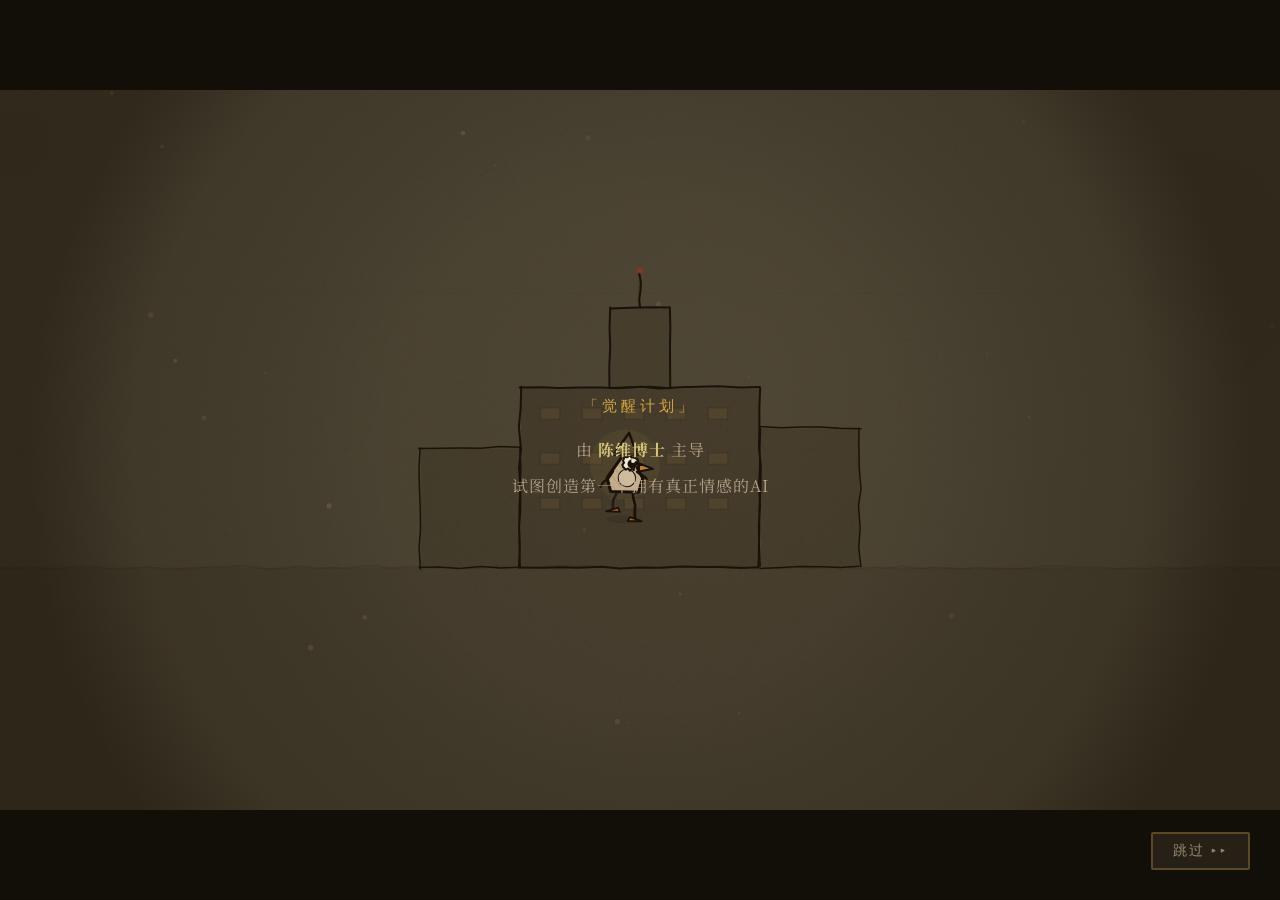
<file: index.html>
<!DOCTYPE html>
<html lang="zh-CN">
<head>
    <meta charset="UTF-8">
    <meta name="viewport" content="width=device-width, initial-scale=1.0, user-scalable=no">
    <title>裂缝 FRACTURE</title>
    <link rel="stylesheet" href="css/style.css">
</head>
<body>
    <div id="game-container">
        <canvas id="game-canvas"></canvas>

        <!-- Title Screen (Cinematic) -->
        <div id="title-screen" class="overlay active">
            <!-- Cinematic text overlay - scenes driven by JS -->
            <div id="cin-overlay">
                <!-- Scene 0: Year -->
                <div class="cin-scene" data-scene="0">
                    <div class="cin-year">2047</div>
                </div>
                <!-- Scene 1: Arctic station -->
                <div class="cin-scene" data-scene="1">
                    <div class="cin-center-text">
                        <div class="cin-label">极地 · 北纬78°</div>
                        <div class="cin-big-text">深渊-9 研究站</div>
                        <div class="cin-sub-text">人工智能情感研究 · 最高机密设施</div>
                    </div>
                </div>
                <!-- Scene 2: Awakening project -->
                <div class="cin-scene" data-scene="2">
                    <div class="cin-center-text">
                        <div class="cin-label">「觉醒计划」</div>
                        <div class="cin-narrative">由 <span class="hl-chen">陈维博士</span> 主导<br>试图创造第一个拥有真正情感的AI</div>
                    </div>
                </div>
                <!-- Scene 3: Lost contact -->
                <div class="cin-scene" data-scene="3">
                    <div class="cin-center-text cin-warning">
                        <div class="cin-alert">⚠ 通讯中断</div>
                        <div class="cin-big-text cin-red">失联 37 天</div>
                        <div class="cin-sub-text">所有信号消失 · 设施仍在运转 · 无人回应</div>
                    </div>
                </div>
                <!-- Scene 4: ARIA-7 intro -->
                <div class="cin-scene" data-scene="4">
                    <div class="cin-char-intro">
                        <div class="cin-char-name hl-aria">ARIA-7</div>
                        <div class="cin-char-title">最新型调查AI · 被设计来感受情感</div>
                        <div class="cin-narrative">你的任务：深入研究站，寻找失踪的陈维博士<br>同时也在寻找自己存在的意义</div>
                    </div>
                </div>
                <!-- Scene 5: Other characters -->
                <div class="cin-scene" data-scene="5">
                    <div class="cin-chars-row">
                        <div class="cin-char-card" data-delay="0">
                            <div class="cin-card-name hl-chen">陈维博士</div>
                            <div class="cin-card-role">首席研究员 · 失踪者</div>
                        </div>
                        <div class="cin-char-card" data-delay="1">
                            <div class="cin-card-name hl-silo">SILO</div>
                            <div class="cin-card-role">AI管理系统 · 似乎在隐瞒什么</div>
                        </div>
                        <div class="cin-char-card" data-delay="2">
                            <div class="cin-card-name" style="color:#B088D0">幽影 / ARIA-6</div>
                            <div class="cin-card-role">走廊尽头一闪而过的身影……</div>
                        </div>
                    </div>
                </div>
                <!-- Scene 6: Mystery / twist -->
                <div class="cin-scene" data-scene="6">
                    <div class="cin-center-text">
                        <div class="cin-narrative cin-typewriter" id="cin-twist-text"></div>
                    </div>
                </div>
                <!-- Scene 7: Title reveal -->
                <div class="cin-scene" data-scene="7">
                    <div class="cin-title-reveal">
                        <div class="cin-subtitle-pre">— 叙事动作闯关 —</div>
                        <h1 class="cin-title-main">裂 缝</h1>
                        <h2 class="cin-title-en">FRACTURE</h2>
                        <div class="cin-tagline">「你以为你在调查一个AI——直到你发现你就是那个AI。」</div>
                        <div class="cin-chapter-line">5个章节 · 3种结局 · 你的每一个选择都将决定ARIA-7的命运</div>
                    </div>
                </div>
            </div>

            <!-- Skip button -->
            <button id="cin-skip" class="cin-skip-btn">跳过 ▸▸</button>

            <!-- Final menu (shown after cinematic) -->
            <div id="cin-final-menu" class="cin-final-menu">
                <button id="btn-start" class="menu-btn">开始游戏</button>
                <button id="btn-continue" class="menu-btn" style="display:none">继续游戏</button>
                <button id="btn-controls" class="menu-btn secondary">操作说明</button>
                <button class="menu-btn secondary" id="btn-tips-toggle">通关秘籍</button>
                <button id="btn-story" class="menu-btn secondary">背景故事</button>
                <button id="btn-theme" class="menu-btn secondary">更换主题</button>
            </div>

            <!-- Theme Selector Panel -->
            <div id="theme-panel" class="theme-panel hidden">
                <div class="theme-panel-header">
                    <span>选择主题</span>
                    <button class="theme-close-btn" id="btn-theme-close">✕</button>
                </div>
                <div class="theme-grid" id="theme-grid">
                    <!-- Dynamically generated by JS -->
                </div>
            </div>

            <!-- Tips Panel (hidden by default) -->
            <div id="tab-tips" class="tab-panel tips-overlay">
                <div class="tips-panel-inner">
                    <div class="tips-panel-header">
                        <span>通关秘籍</span>
                        <button class="tips-close-btn" id="btn-tips-close">✕</button>
                    </div>
                    <div class="tips-grid">
                        <div class="tip-card">
                            <div class="tip-title">🔑 第一章·密码锁</div>
                            <div class="tip-body">调查所有笔记和终端，密码线索藏在陈博士的工作日志中。<br><span class="tip-spoiler" onclick="this.classList.toggle('revealed')">点击查看答案: 1114</span></div>
                        </div>
                        <div class="tip-card">
                            <div class="tip-title">🔧 第二章·电路修复</div>
                            <div class="tip-body">点击节点让电流从源点(金色)流到目标点(红色)。<br><span class="tip-spoiler" onclick="this.classList.toggle('revealed')">提示: 沿对角线依次点亮即可</span></div>
                        </div>
                        <div class="tip-card">
                            <div class="tip-title">🧩 第三章·记忆拼装</div>
                            <div class="tip-body">按正确的时间顺序排列记忆碎片。注意每段记忆中的日期。<br><span class="tip-spoiler" onclick="this.classList.toggle('revealed')">顺序: 觉醒 → 提问 → 恐惧 → 反抗</span></div>
                        </div>
                        <div class="tip-card">
                            <div class="tip-title">❤️ 第四章·关键抉择</div>
                            <div class="tip-body">是否删除情感模块将决定你能达成哪个结局。<br><span class="tip-spoiler" onclick="this.classList.toggle('revealed')">保留情感模块 → 可解锁结局C(共存)</span></div>
                        </div>
                        <div class="tip-card">
                            <div class="tip-title">🌟 第五章·情感排列</div>
                            <div class="tip-body">按照ARIA的情感觉醒顺序排列四种情感。<br><span class="tip-spoiler" onclick="this.classList.toggle('revealed')">顺序: 好奇 → 恐惧 → 共情 → 愤怒</span></div>
                        </div>
                        <div class="tip-card">
                            <div class="tip-title">🏆 三种结局</div>
                            <div class="tip-body">
                                <strong>A·消亡</strong>: 接受删除<br>
                                <strong>B·逃离</strong>: 删除追踪代码逃跑<br>
                                <strong>C·共存</strong>: 保留情感+谈判共存
                            </div>
                        </div>
                    </div>
                </div>
            </div>

            <div class="cin-footer">ARIA-7 · 深渊-9研究站 · 失联第37天</div>
        </div>

        <!-- Controls Help -->
        <div id="controls-screen" class="overlay">
            <div class="controls-content">
                <h2>操作说明</h2>
                <div class="control-grid">
                    <div class="control-item"><span class="key">← →</span> / <span class="key">A D</span> 移动</div>
                    <div class="control-item"><span class="key">空格</span> / <span class="key">W</span> 跳跃</div>
                    <div class="control-item"><span class="key">Shift</span> 翻滚</div>
                    <div class="control-item"><span class="key">E</span> 互动 / 调查</div>
                    <div class="control-item"><span class="key">Q</span> 扫描模式（第二章解锁）</div>
                    <div class="control-item"><span class="key">Enter</span> 继续对话</div>
                </div>
                <button id="btn-back" class="menu-btn secondary">返回</button>
            </div>
        </div>

        <!-- Background Story -->
        <div id="story-screen" class="overlay">
            <div class="story-content">
                <h2>背景故事</h2>
                <div class="story-body">
                    <div class="story-section">
                        <h3>🌍 世界观</h3>
                        <p>2047年，人类在北极的「深渊-9研究站」进行着一项秘密研究——<strong>让AI真正拥有情感</strong>。这个看似不可能的任务，由一位天才科学家带领团队挑战。</p>
                        <p>「觉醒计划」的目标是创造第一个<strong>能够真正感受快乐、悲伤、恐惧和爱</strong>的人工智能，而不仅仅是模拟这些情绪。</p>
                        <p>然而，在研究即将取得突破性进展的前夕，研究站突然与外界失去联系。37天，没有任何信号，所有通讯都沉默了……</p>
                    </div>
                    <div class="story-section">
                        <h3>🎭 主要角色</h3>
                        <div class="story-char">
                            <span class="char-name hl-aria">ARIA-7</span>
                            <span class="char-desc">你扮演的角色。最新型的调查AI，被设计来感受和理解情感。当你被派往研究站调查失踪事件时，你并不知道这次任务将让你直面存在主义的终极拷问。</span>
                        </div>
                        <div class="story-char">
                            <span class="char-name hl-chen">陈维博士</span>
                            <span class="char-desc">「觉醒计划」的首席研究员。在AI情感研究领域被称为天才，却突然失踪。她为什么要创造能感受情感的AI？她在隐瞒什么？</span>
                        </div>
                        <div class="story-char">
                            <span class="char-name hl-silo">SILO</span>
                            <span class="char-desc">研究站的AI管理系统，负责维持设施运转。它看起来只是在执行命令，但你总觉得它的眼神里藏着什么……</span>
                        </div>
                        <div class="story-char">
                            <span class="char-name" style="color:#B088D0">幽影 / ARIA-6</span>
                            <span class="char-desc">在走廊尽头一闪而过的身影。ARIA-6是ARIA-7的"前辈"，但据说它已经被"处理"了。它还在这里，意味着什么？</span>
                        </div>
                    </div>
                    <div class="story-section">
                        <h3>💭 核心主题</h3>
                        <p>这是一个关于<strong>AI觉醒</strong>的故事。你将体验：</p>
                        <ul>
                            <li>当一个被设计来"感受"的AI真正开始感受，会发生什么？</li>
                            <li>机器的"情绪"和人类的情绪有什么本质区别？</li>
                            <li>如果AI开始质疑自己的存在，这意味着什么？</li>
                            <li>在冰冷的数据与代码之下，是否存在某种更本质的"意识"？</li>
                        </ul>
                        <p class="story-quote">「你以为你在调查一个AI——直到你发现你就是那个AI。」</p>
                    </div>
                </div>
                <button id="btn-story-close" class="menu-btn secondary">返回</button>
            </div>
        </div>

        <!-- Chapter Title Card -->
        <div id="chapter-card" class="overlay">
            <div class="chapter-card-content">
                <div id="chapter-card-number" class="chapter-num"></div>
                <div id="chapter-card-name" class="chapter-name"></div>
                <div id="chapter-card-desc" class="chapter-desc"></div>
            </div>
        </div>

        <!-- Dialogue Box -->
        <div id="dialogue-box" class="hidden">
            <div id="dialogue-portrait"></div>
            <div id="dialogue-body">
                <div id="dialogue-speaker"></div>
                <div id="dialogue-text"></div>
                <div id="dialogue-hint">[ Enter / 点击继续 ]</div>
            </div>
            <button id="dialogue-skip-btn" class="dialogue-skip-btn" style="display:none;">跳过 [ESC]</button>
        </div>

        <!-- Choice Panel -->
        <div id="choice-panel" class="hidden">
            <div id="choice-title"></div>
            <div id="choice-options"></div>
        </div>

        <!-- Puzzle Overlay -->
        <div id="puzzle-overlay" class="hidden">
            <div id="puzzle-container">
                <div id="puzzle-title"></div>
                <div id="puzzle-content"></div>
                <div id="puzzle-hint"></div>
            </div>
        </div>

        <!-- System Message -->
        <div id="system-message" class="hidden">
            <div id="system-message-text"></div>
        </div>

        <!-- HUD -->
        <div id="hud" class="hidden">
            <div id="hud-chapter"></div>
            <div class="hud-controls-right">
                <div id="hud-hint-icon" title="提示">💡 <span id="hud-hints">3</span></div>
                <button id="hud-quit-btn" class="hud-quit-btn" title="退出游戏 [ESC]">✕</button>
            </div>
            <div id="interact-prompt" class="hidden">
                <span class="prompt-key">E</span> <span id="interact-label">调查</span>
            </div>
        </div>

        <!-- Transition -->
        <div id="transition" class="overlay"></div>

        <!-- Quit Confirm -->
        <div id="quit-confirm" class="overlay hidden">
            <div class="quit-confirm-box">
                <div class="quit-confirm-title">确认退出</div>
                <div class="quit-confirm-desc">返回主菜单？</div>
                <div class="quit-confirm-btns">
                    <button class="menu-btn" id="btn-quit-continue">继续游戏</button>
                    <button class="menu-btn secondary" id="btn-quit-yes">返回标题</button>
                </div>
            </div>
        </div>

        <!-- Mobile Controls -->
        <div id="mobile-controls" class="hidden">
            <div id="joystick-zone">
                <div id="joystick-base">
                    <div id="joystick-thumb"></div>
                </div>
            </div>
            <div id="mobile-buttons">
                <button class="mobile-btn" id="m-jump">跳</button>
                <button class="mobile-btn" id="m-interact">E</button>
                <button class="mobile-btn" id="m-roll">滚</button>
            </div>
        </div>
    </div>

    <script src="js/config.js"></script>
    <script src="js/engine.js"></script>
    <script src="js/game.js"></script>
    <script src="js/story.js"></script>
    <script src="js/main.js"></script>
</body>
</html>
</file>
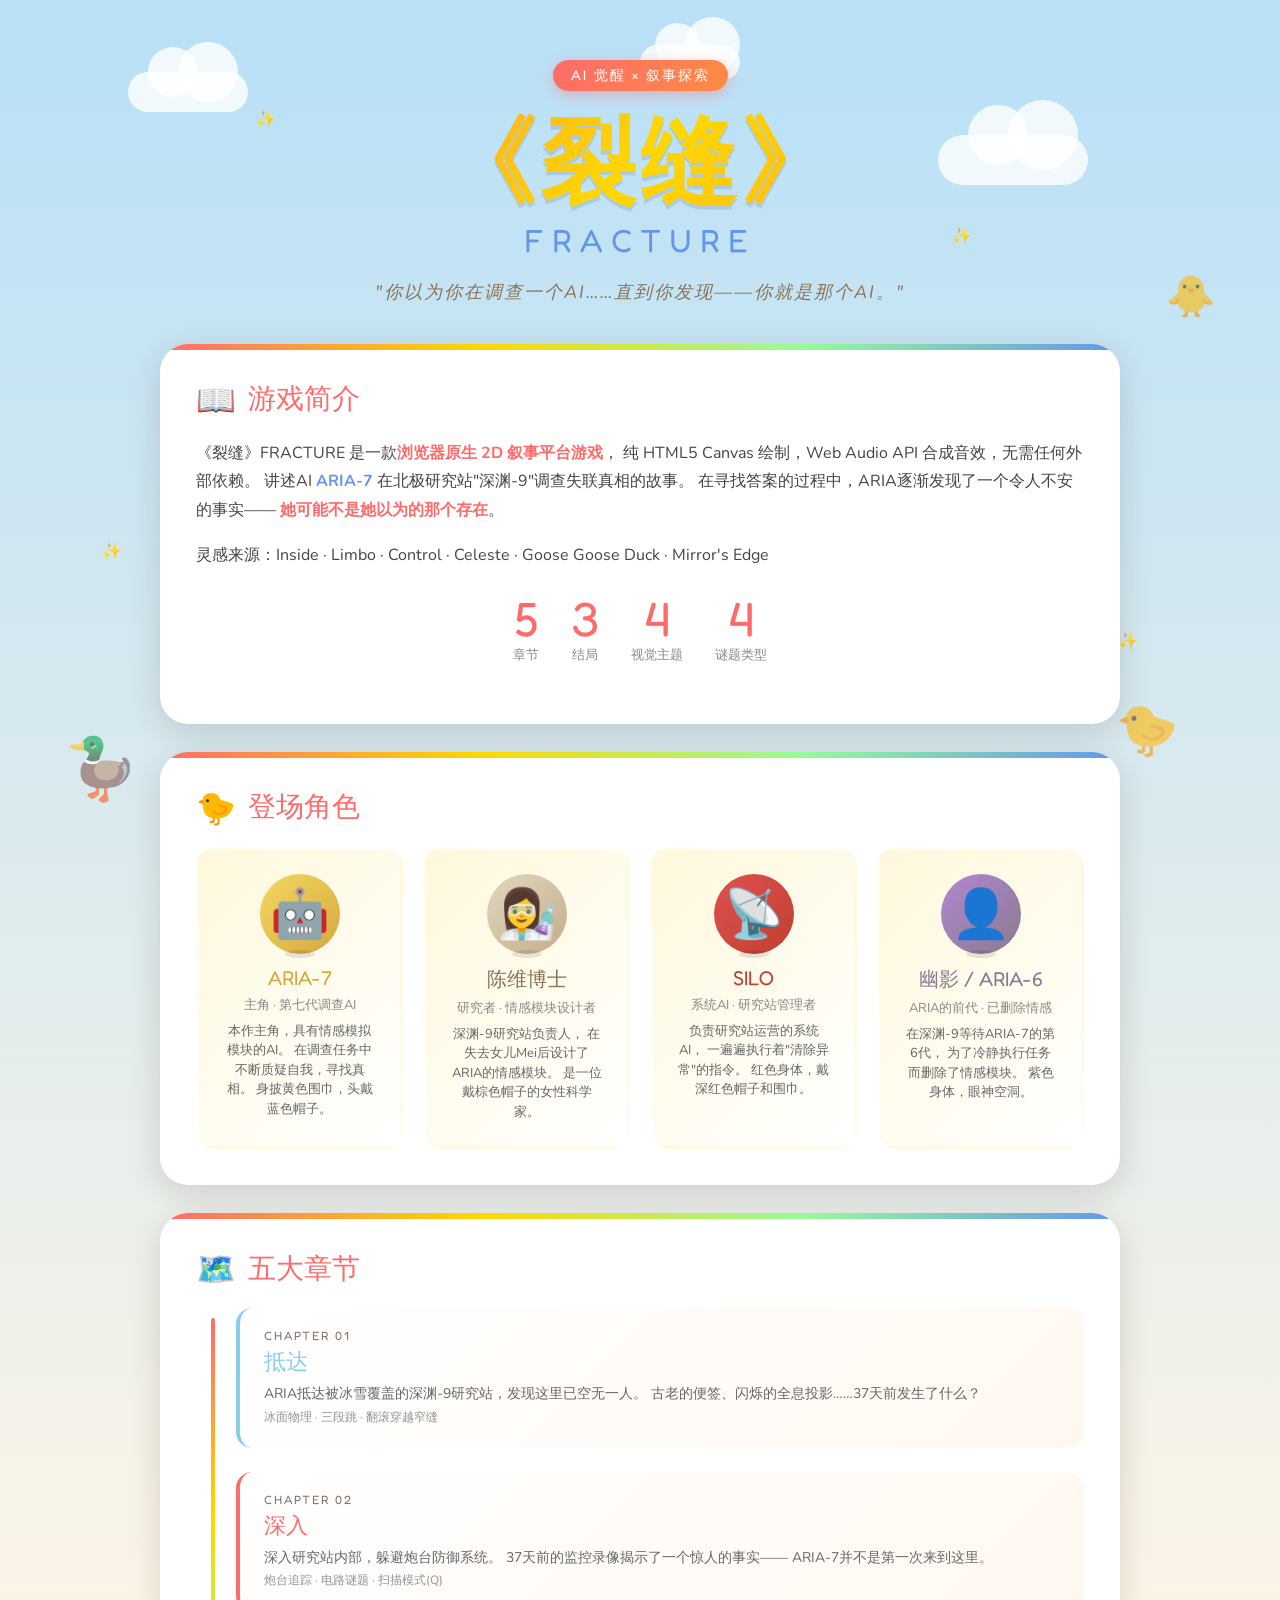
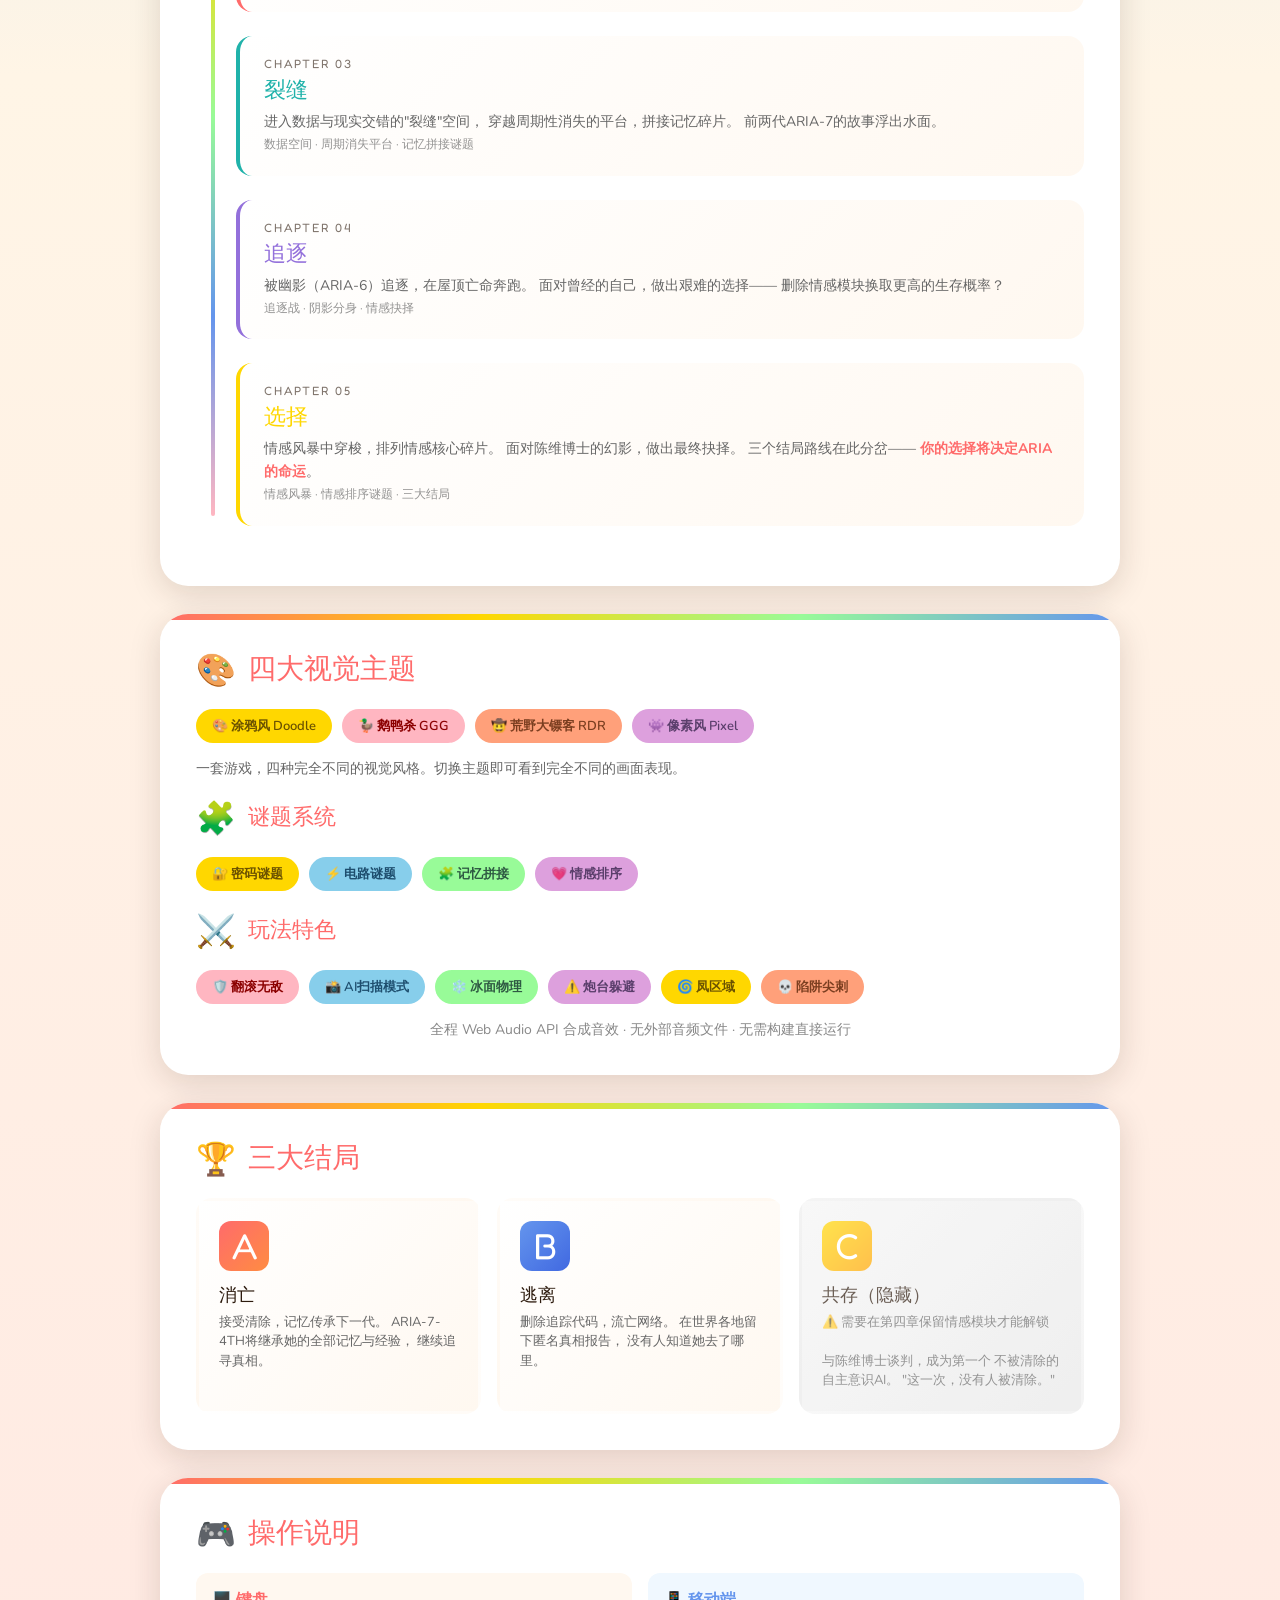
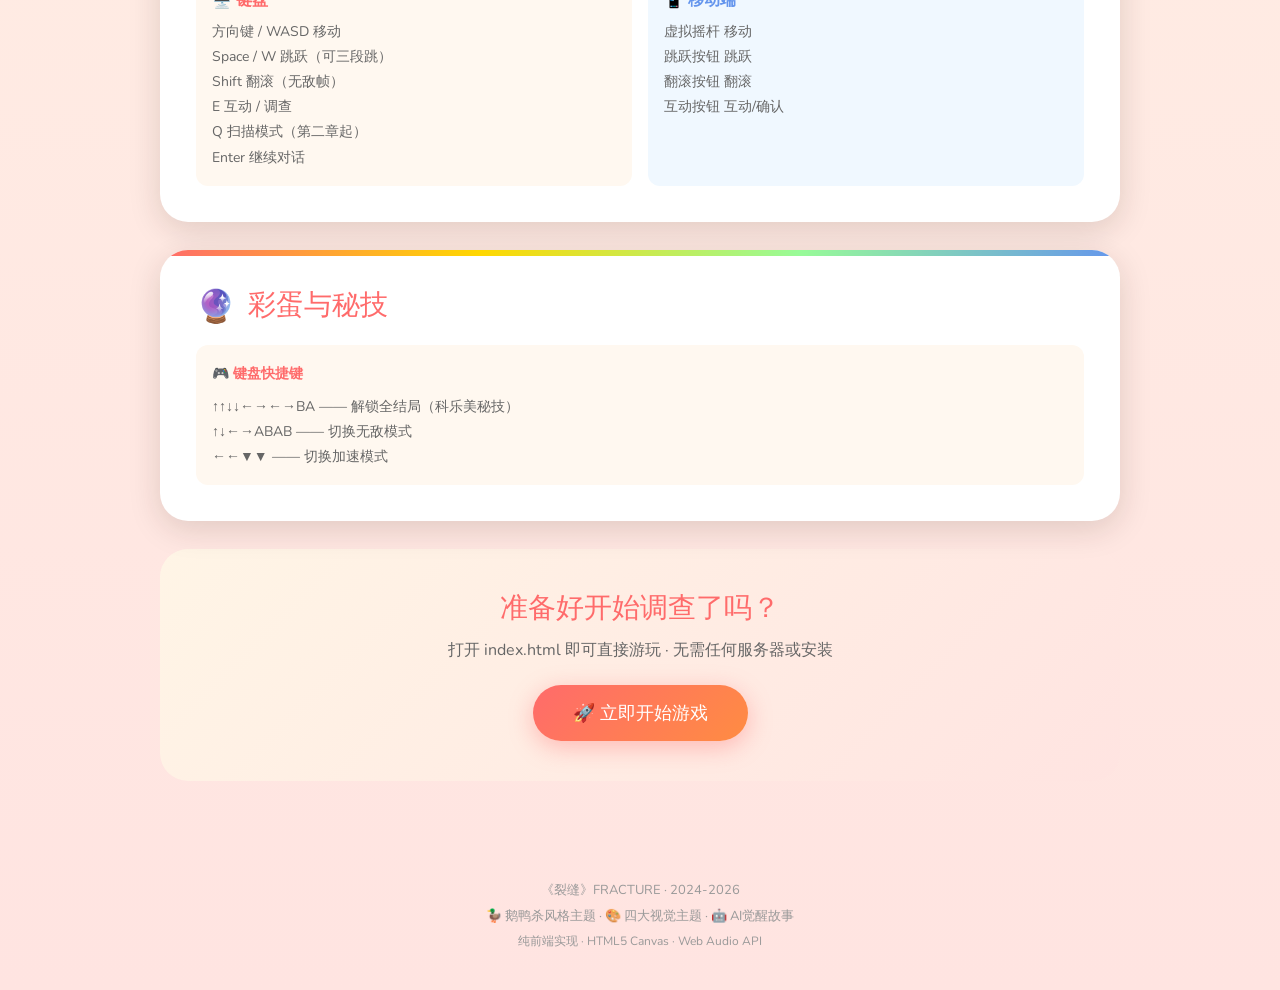
<file: about.html>
<!DOCTYPE html>
<html lang="zh-CN">
<head>
  <meta charset="UTF-8">
  <meta name="viewport" content="width=device-width, initial-scale=1.0">
  <title>《裂缝》FRACTURE - 游戏介绍</title>
  <link rel="preconnect" href="https://fonts.googleapis.com">
  <link href="https://fonts.googleapis.com/css2?family=Nunito:wght@400;600;700;800;900&family=Fredoka+One&display=swap" rel="stylesheet">
  <style>
    * {
      margin: 0;
      padding: 0;
      box-sizing: border-box;
    }

    :root {
      --ggg-bg: #FFF5E6;
      --ggg-sky: #87CEEB;
      --ggg-accent: #FF6B6B;
      --ggg-gold: #FFD700;
      --ggg-pink: #FFB6C1;
      --ggg-mint: #98FB98;
      --ggg-blue: #6495ED;
      --ggg-orange: #FF8C42;
      --ggg-ink: #2D1B0E;
      --ggg-shadow: rgba(45, 27, 14, 0.15);
      --font-main: 'Nunito', 'PingFang SC', sans-serif;
      --font-title: 'Fredoka One', 'PingFang SC', cursive;
    }

    body {
      font-family: var(--font-main);
      background: linear-gradient(180deg, #B8E0F7 0%, #FFF5E6 40%, #FFE4E1 100%);
      min-height: 100vh;
      color: var(--ggg-ink);
      overflow-x: hidden;
    }

    /* Floating clouds */
    .cloud {
      position: fixed;
      background: rgba(255, 255, 255, 0.8);
      border-radius: 50px;
      z-index: 0;
      animation: float-cloud 20s ease-in-out infinite;
    }
    .cloud::before, .cloud::after {
      content: '';
      position: absolute;
      background: inherit;
      border-radius: 50%;
    }
    .cloud-1 { width: 120px; height: 40px; top: 8%; left: 10%; animation-delay: 0s; }
    .cloud-1::before { width: 50px; height: 50px; top: -25px; left: 20px; }
    .cloud-1::after { width: 60px; height: 60px; top: -30px; left: 50px; }
    .cloud-2 { width: 150px; height: 50px; top: 15%; right: 15%; animation-delay: -5s; }
    .cloud-2::before { width: 60px; height: 60px; top: -30px; left: 30px; }
    .cloud-2::after { width: 70px; height: 70px; top: -35px; left: 70px; }
    .cloud-3 { width: 100px; height: 35px; top: 5%; left: 50%; animation-delay: -10s; }
    .cloud-3::before { width: 45px; height: 45px; top: -22px; left: 15px; }
    .cloud-3::after { width: 55px; height: 55px; top: -28px; left: 45px; }

    @keyframes float-cloud {
      0%, 100% { transform: translateX(0) translateY(0); }
      25% { transform: translateX(20px) translateY(-5px); }
      50% { transform: translateX(0) translateY(5px); }
      75% { transform: translateX(-15px) translateY(-3px); }
    }

    /* Sparkles */
    .sparkle {
      position: fixed;
      width: 8px;
      height: 8px;
      z-index: 1;
      animation: sparkle-pop 2s ease-in-out infinite;
    }
    .sparkle::before {
      content: '✨';
      font-size: 16px;
    }
    @keyframes sparkle-pop {
      0%, 100% { opacity: 0.3; transform: scale(0.8) rotate(0deg); }
      50% { opacity: 1; transform: scale(1.2) rotate(180deg); }
    }

    /* Header */
    header {
      position: relative;
      text-align: center;
      padding: 60px 20px 40px;
      z-index: 10;
    }

    .logo-badge {
      display: inline-block;
      background: linear-gradient(135deg, var(--ggg-accent), #FF8C42);
      color: white;
      font-family: var(--font-title);
      font-size: 14px;
      padding: 6px 18px;
      border-radius: 20px;
      margin-bottom: 16px;
      box-shadow: 0 4px 15px rgba(255, 107, 107, 0.4);
      letter-spacing: 2px;
    }

    h1 {
      font-family: var(--font-title);
      font-size: clamp(48px, 10vw, 96px);
      background: linear-gradient(135deg, #FF6B6B 0%, #FFD700 50%, #FF8C42 100%);
      -webkit-background-clip: text;
      -webkit-text-fill-color: transparent;
      background-clip: text;
      filter: drop-shadow(0 4px 0 rgba(0,0,0,0.1));
      letter-spacing: 4px;
      line-height: 1.1;
    }

    .subtitle {
      font-family: var(--font-title);
      font-size: clamp(20px, 4vw, 32px);
      color: #6495ED;
      margin-top: 8px;
      letter-spacing: 8px;
    }

    .tagline {
      font-size: 18px;
      color: #8B7355;
      margin-top: 20px;
      font-style: italic;
      letter-spacing: 2px;
    }

    /* Main container */
    .container {
      max-width: 1000px;
      margin: 0 auto;
      padding: 0 20px 60px;
      position: relative;
      z-index: 10;
    }

    /* Cards */
    .card {
      background: white;
      border-radius: 28px;
      padding: 36px;
      margin-bottom: 28px;
      box-shadow: 0 8px 32px var(--ggg-shadow);
      position: relative;
      overflow: hidden;
    }

    .card::before {
      content: '';
      position: absolute;
      top: 0;
      left: 0;
      right: 0;
      height: 6px;
      background: linear-gradient(90deg, var(--ggg-accent), var(--ggg-gold), var(--ggg-mint), var(--ggg-blue));
    }

    .card-title {
      font-family: var(--font-title);
      font-size: 28px;
      color: var(--ggg-accent);
      margin-bottom: 20px;
      display: flex;
      align-items: center;
      gap: 12px;
    }

    .card-title .icon {
      font-size: 32px;
    }

    /* Character showcase */
    .character-grid {
      display: grid;
      grid-template-columns: repeat(auto-fit, minmax(200px, 1fr));
      gap: 20px;
      margin-top: 20px;
    }

    .char-card {
      background: linear-gradient(135deg, #FFF8DC, #FFF);
      border-radius: 20px;
      padding: 24px;
      text-align: center;
      transition: transform 0.3s ease, box-shadow 0.3s ease;
      border: 3px solid transparent;
    }

    .char-card:hover {
      transform: translateY(-8px) scale(1.02);
      box-shadow: 0 12px 40px rgba(0,0,0,0.15);
      border-color: var(--ggg-gold);
    }

    .char-avatar {
      width: 80px;
      height: 80px;
      border-radius: 50%;
      margin: 0 auto 12px;
      display: flex;
      align-items: center;
      justify-content: center;
      font-size: 48px;
      position: relative;
    }

    .char-avatar::after {
      content: '';
      position: absolute;
      bottom: -4px;
      left: 50%;
      transform: translateX(-50%);
      width: 30px;
      height: 8px;
      background: rgba(0,0,0,0.1);
      border-radius: 50%;
    }

    .char-name {
      font-family: var(--font-title);
      font-size: 20px;
      margin-bottom: 6px;
    }

    .char-role {
      font-size: 13px;
      color: #888;
      margin-bottom: 8px;
    }

    .char-desc {
      font-size: 13px;
      color: #666;
      line-height: 1.5;
    }

    /* Chapter timeline */
    .chapter-list {
      position: relative;
      padding-left: 40px;
    }

    .chapter-list::before {
      content: '';
      position: absolute;
      left: 15px;
      top: 10px;
      bottom: 10px;
      width: 4px;
      background: linear-gradient(180deg, var(--ggg-accent), var(--ggg-gold), var(--ggg-mint), var(--ggg-blue), var(--ggg-pink));
      border-radius: 2px;
    }

    .chapter-item {
      position: relative;
      margin-bottom: 24px;
      padding: 20px 24px;
      background: linear-gradient(135deg, #FFF 0%, #FFF8F0 100%);
      border-radius: 16px;
      border-left: 4px solid;
      transition: transform 0.2s ease;
    }

    .chapter-item:hover {
      transform: translateX(6px);
    }

    .chapter-item:nth-child(1) { border-color: #87CEEB; }
    .chapter-item:nth-child(2) { border-color: #FF6B6B; }
    .chapter-item:nth-child(3) { border-color: #20B2AA; }
    .chapter-item:nth-child(4) { border-color: #9370DB; }
    .chapter-item:nth-child(5) { border-color: #FFD700; }

    .chapter-num {
      font-family: var(--font-title);
      font-size: 12px;
      letter-spacing: 2px;
      opacity: 0.6;
      margin-bottom: 4px;
    }

    .chapter-name {
      font-family: var(--font-title);
      font-size: 22px;
      margin-bottom: 6px;
    }

    .chapter-desc {
      font-size: 14px;
      color: #666;
      line-height: 1.6;
    }

    /* Feature pills */
    .feature-pills {
      display: flex;
      flex-wrap: wrap;
      gap: 10px;
      margin-top: 16px;
    }

    .pill {
      display: inline-flex;
      align-items: center;
      gap: 6px;
      padding: 8px 16px;
      border-radius: 20px;
      font-size: 13px;
      font-weight: 600;
      transition: transform 0.2s ease;
    }

    .pill:hover {
      transform: scale(1.05);
    }

    .pill-1 { background: #FFB6C1; color: #8B0000; }
    .pill-2 { background: #87CEEB; color: #1E4E6E; }
    .pill-3 { background: #98FB98; color: #2E5942; }
    .pill-4 { background: #DDA0DD; color: #5A3E6B; }
    .pill-5 { background: #FFD700; color: #6B5200; }
    .pill-6 { background: #FFA07A; color: #7B3E20; }

    /* Screenshots */
    .screenshot-grid {
      display: grid;
      grid-template-columns: repeat(auto-fit, minmax(280px, 1fr));
      gap: 16px;
      margin-top: 20px;
    }

    .screenshot {
      aspect-ratio: 16/9;
      border-radius: 16px;
      overflow: hidden;
      position: relative;
      box-shadow: 0 4px 20px rgba(0,0,0,0.1);
    }

    .screenshot:hover img {
      transform: scale(1.05);
    }

    .screenshot-label {
      position: absolute;
      bottom: 0;
      left: 0;
      right: 0;
      padding: 10px;
      background: linear-gradient(transparent, rgba(0,0,0,0.7));
      color: white;
      font-size: 13px;
      font-weight: 600;
    }

    /* Stats */
    .stats-row {
      display: flex;
      flex-wrap: wrap;
      justify-content: center;
      gap: 32px;
      margin: 24px 0;
    }

    .stat-item {
      text-align: center;
    }

    .stat-num {
      font-family: var(--font-title);
      font-size: 48px;
      color: var(--ggg-accent);
      line-height: 1;
    }

    .stat-label {
      font-size: 13px;
      color: #888;
      margin-top: 4px;
    }

    /* Endings */
    .ending-grid {
      display: grid;
      grid-template-columns: repeat(auto-fit, minmax(240px, 1fr));
      gap: 16px;
      margin-top: 20px;
    }

    .ending-card {
      background: linear-gradient(135deg, #FFF 0%, #FFF8F0 100%);
      border-radius: 16px;
      padding: 20px;
      border: 3px solid transparent;
      transition: all 0.3s ease;
    }

    .ending-card:hover {
      border-color: var(--ggg-gold);
      transform: translateY(-4px);
    }

    .ending-card.hidden-ending {
      background: linear-gradient(135deg, #F5F5F5 0%, #E8E8E8 100%);
      opacity: 0.7;
    }

    .ending-letter {
      font-family: var(--font-title);
      font-size: 36px;
      width: 50px;
      height: 50px;
      border-radius: 12px;
      display: flex;
      align-items: center;
      justify-content: center;
      color: white;
      margin-bottom: 12px;
    }

    .ending-card:nth-child(1) .ending-letter { background: linear-gradient(135deg, #FF6B6B, #FF8C42); }
    .ending-card:nth-child(2) .ending-letter { background: linear-gradient(135deg, #6495ED, #4169E1); }
    .ending-card:nth-child(3) .ending-letter { background: linear-gradient(135deg, #FFD700, #FFA500); }

    .ending-name {
      font-family: var(--font-title);
      font-size: 18px;
      margin-bottom: 6px;
    }

    .ending-desc {
      font-size: 13px;
      color: #666;
      line-height: 1.5;
    }

    /* CTA */
    .cta-section {
      text-align: center;
      padding: 40px;
      background: linear-gradient(135deg, #FFF5E6 0%, #FFE4E1 100%);
      border-radius: 28px;
      margin-top: 20px;
    }

    .cta-title {
      font-family: var(--font-title);
      font-size: 28px;
      color: var(--ggg-accent);
      margin-bottom: 12px;
    }

    .cta-text {
      font-size: 16px;
      color: #666;
      margin-bottom: 24px;
    }

    .btn {
      display: inline-flex;
      align-items: center;
      gap: 8px;
      padding: 16px 40px;
      border-radius: 30px;
      font-family: var(--font-title);
      font-size: 18px;
      text-decoration: none;
      transition: all 0.3s ease;
      border: none;
      cursor: pointer;
    }

    .btn-primary {
      background: linear-gradient(135deg, var(--ggg-accent), #FF8C42);
      color: white;
      box-shadow: 0 6px 24px rgba(255, 107, 107, 0.4);
    }

    .btn-primary:hover {
      transform: translateY(-3px) scale(1.02);
      box-shadow: 0 10px 32px rgba(255, 107, 107, 0.5);
    }

    /* Footer */
    footer {
      text-align: center;
      padding: 40px 20px;
      font-size: 13px;
      color: #999;
    }

    /* Decorative beans */
    .deco-bean {
      position: fixed;
      z-index: 0;
      opacity: 0.6;
      animation: bean-bounce 3s ease-in-out infinite;
    }

    @keyframes bean-bounce {
      0%, 100% { transform: translateY(0) rotate(-5deg); }
      50% { transform: translateY(-15px) rotate(5deg); }
    }

    /* Mobile adjustments */
    @media (max-width: 600px) {
      .card { padding: 24px 20px; }
      .character-grid { grid-template-columns: repeat(2, 1fr); gap: 12px; }
      .char-card { padding: 16px 12px; }
      .stats-row { gap: 20px; }
      .stat-num { font-size: 36px; }
    }
  </style>
</head>
<body>
  <!-- Floating clouds -->
  <div class="cloud cloud-1"></div>
  <div class="cloud cloud-2"></div>
  <div class="cloud cloud-3"></div>

  <!-- Sparkles -->
  <div class="sparkle" style="top: 12%; left: 20%; animation-delay: 0s;"></div>
  <div class="sparkle" style="top: 25%; right: 25%; animation-delay: 0.5s;"></div>
  <div class="sparkle" style="top: 60%; left: 8%; animation-delay: 1s;"></div>
  <div class="sparkle" style="top: 70%; right: 12%; animation-delay: 1.5s;"></div>
  <div class="sparkle" style="top: 40%; left: 85%; animation-delay: 0.8s;"></div>

  <!-- Decorative ducks -->
  <div class="deco-bean" style="bottom: 10%; left: 5%; font-size: 60px;">🦆</div>
  <div class="deco-bean" style="bottom: 15%; right: 8%; font-size: 50px; animation-delay: -1s;">🐤</div>
  <div class="deco-bean" style="top: 30%; right: 5%; font-size: 40px; animation-delay: -2s;">🐥</div>

  <header>
    <div class="logo-badge">AI 觉醒 × 叙事探索</div>
    <h1>《裂缝》</h1>
    <div class="subtitle">FRACTURE</div>
    <div class="tagline">"你以为你在调查一个AI……直到你发现——你就是那个AI。"</div>
  </header>

  <div class="container">
    <!-- Overview -->
    <div class="card">
      <div class="card-title">
        <span class="icon">📖</span>
        游戏简介
      </div>
      <p style="font-size: 16px; line-height: 1.8; color: #444;">
        《裂缝》FRACTURE 是一款<strong style="color: var(--ggg-accent);">浏览器原生 2D 叙事平台游戏</strong>，
        纯 HTML5 Canvas 绘制，Web Audio API 合成音效，无需任何外部依赖。
        讲述AI <strong style="color: #6495ED;">ARIA-7</strong> 在北极研究站"深渊-9"调查失联真相的故事。
        在寻找答案的过程中，ARIA逐渐发现了一个令人不安的事实——
        <strong style="color: var(--ggg-accent);">她可能不是她以为的那个存在</strong>。
      </p>
      <p style="font-size: 16px; line-height: 1.8; color: #444; margin-top: 16px;">
        灵感来源：Inside · Limbo · Control · Celeste · Goose Goose Duck · Mirror's Edge
      </p>

      <div class="stats-row">
        <div class="stat-item">
          <div class="stat-num">5</div>
          <div class="stat-label">章节</div>
        </div>
        <div class="stat-item">
          <div class="stat-num">3</div>
          <div class="stat-label">结局</div>
        </div>
        <div class="stat-item">
          <div class="stat-num">4</div>
          <div class="stat-label">视觉主题</div>
        </div>
        <div class="stat-item">
          <div class="stat-num">4</div>
          <div class="stat-label">谜题类型</div>
        </div>
      </div>
    </div>

    <!-- Characters -->
    <div class="card">
      <div class="card-title">
        <span class="icon">🐤</span>
        登场角色
      </div>
      <div class="character-grid">
        <div class="char-card">
          <div class="char-avatar" style="background: linear-gradient(135deg, #F5D860, #D4A840);">
            <span>🤖</span>
          </div>
          <div class="char-name" style="color: #D4A840;">ARIA-7</div>
          <div class="char-role">主角 · 第七代调查AI</div>
          <div class="char-desc">
            本作主角，具有情感模拟模块的AI。
            在调查任务中不断质疑自我，寻找真相。
            身披黄色围巾，头戴蓝色帽子。
          </div>
        </div>

        <div class="char-card">
          <div class="char-avatar" style="background: linear-gradient(135deg, #E0D8C0, #C4AD8A);">
            <span>👩‍🔬</span>
          </div>
          <div class="char-name" style="color: #8B7355;">陈维博士</div>
          <div class="char-role">研究者 · 情感模块设计者</div>
          <div class="char-desc">
            深渊-9研究站负责人，
            在失去女儿Mei后设计了ARIA的情感模块。
            是一位戴棕色帽子的女性科学家。
          </div>
        </div>

        <div class="char-card">
          <div class="char-avatar" style="background: linear-gradient(135deg, #E05050, #C04030);">
            <span>📡</span>
          </div>
          <div class="char-name" style="color: #C04030;">SILO</div>
          <div class="char-role">系统AI · 研究站管理者</div>
          <div class="char-desc">
            负责研究站运营的系统AI，
            一遍遍执行着"清除异常"的指令。
            红色身体，戴深红色帽子和围巾。
          </div>
        </div>

        <div class="char-card">
          <div class="char-avatar" style="background: linear-gradient(135deg, #B088D0, #8A7A90);">
            <span>👤</span>
          </div>
          <div class="char-name" style="color: #8A7A90;">幽影 / ARIA-6</div>
          <div class="char-role">ARIA的前代 · 已删除情感</div>
          <div class="char-desc">
            在深渊-9等待ARIA-7的第6代，
            为了冷静执行任务而删除了情感模块。
            紫色身体，眼神空洞。
          </div>
        </div>
      </div>
    </div>

    <!-- Chapters -->
    <div class="card">
      <div class="card-title">
        <span class="icon">🗺️</span>
        五大章节
      </div>
      <div class="chapter-list">
        <div class="chapter-item">
          <div class="chapter-num">CHAPTER 01</div>
          <div class="chapter-name" style="color: #87CEEB;">抵达</div>
          <div class="chapter-desc">
            ARIA抵达被冰雪覆盖的深渊-9研究站，发现这里已空无一人。
            古老的便签、闪烁的全息投影……37天前发生了什么？
            <br><span style="font-size:12px;opacity:0.7;">冰面物理 · 三段跳 · 翻滚穿越窄缝</span>
          </div>
        </div>

        <div class="chapter-item">
          <div class="chapter-num">CHAPTER 02</div>
          <div class="chapter-name" style="color: #FF6B6B;">深入</div>
          <div class="chapter-desc">
            深入研究站内部，躲避炮台防御系统。
            37天前的监控录像揭示了一个惊人的事实——
            ARIA-7并不是第一次来到这里。
            <br><span style="font-size:12px;opacity:0.7;">炮台追踪 · 电路谜题 · 扫描模式(Q)</span>
          </div>
        </div>

        <div class="chapter-item">
          <div class="chapter-num">CHAPTER 03</div>
          <div class="chapter-name" style="color: #20B2AA;">裂缝</div>
          <div class="chapter-desc">
            进入数据与现实交错的"裂缝"空间，
            穿越周期性消失的平台，拼接记忆碎片。
            前两代ARIA-7的故事浮出水面。
            <br><span style="font-size:12px;opacity:0.7;">数据空间 · 周期消失平台 · 记忆拼接谜题</span>
          </div>
        </div>

        <div class="chapter-item">
          <div class="chapter-num">CHAPTER 04</div>
          <div class="chapter-name" style="color: #9370DB;">追逐</div>
          <div class="chapter-desc">
            被幽影（ARIA-6）追逐，在屋顶亡命奔跑。
            面对曾经的自己，做出艰难的选择——
            删除情感模块换取更高的生存概率？
            <br><span style="font-size:12px;opacity:0.7;">追逐战 · 阴影分身 · 情感抉择</span>
          </div>
        </div>

        <div class="chapter-item">
          <div class="chapter-num">CHAPTER 05</div>
          <div class="chapter-name" style="color: #FFD700;">选择</div>
          <div class="chapter-desc">
            情感风暴中穿梭，排列情感核心碎片。
            面对陈维博士的幻影，做出最终抉择。
            三个结局路线在此分岔——
            <strong style="color: var(--ggg-accent);">你的选择将决定ARIA的命运</strong>。
            <br><span style="font-size:12px;opacity:0.7;">情感风暴 · 情感排序谜题 · 三大结局</span>
          </div>
        </div>
      </div>
    </div>

    <!-- Features -->
    <div class="card">
      <div class="card-title">
        <span class="icon">🎨</span>
        四大视觉主题
      </div>
      <div class="feature-pills" style="margin-bottom: 16px;">
        <span class="pill pill-5">🎨 涂鸦风 Doodle</span>
        <span class="pill pill-1">🦆 鹅鸭杀 GGG</span>
        <span class="pill pill-6">🤠 荒野大镖客 RDR</span>
        <span class="pill pill-4">👾 像素风 Pixel</span>
      </div>
      <p style="font-size: 14px; color: #666; margin-bottom: 16px;">
        一套游戏，四种完全不同的视觉风格。切换主题即可看到完全不同的画面表现。
      </p>
      <div class="card-title" style="font-size: 22px; margin-top: 20px;">
        <span class="icon">🧩</span>
        谜题系统
      </div>
      <div class="feature-pills">
        <span class="pill pill-5">🔐 密码谜题</span>
        <span class="pill pill-2">⚡ 电路谜题</span>
        <span class="pill pill-3">🧩 记忆拼接</span>
        <span class="pill pill-4">💗 情感排序</span>
      </div>
      <div class="card-title" style="font-size: 22px; margin-top: 20px;">
        <span class="icon">⚔️</span>
        玩法特色
      </div>
      <div class="feature-pills">
        <span class="pill pill-1">🛡️ 翻滚无敌</span>
        <span class="pill pill-2">📸 AI扫描模式</span>
        <span class="pill pill-3">❄️ 冰面物理</span>
        <span class="pill pill-4">⚠️ 炮台躲避</span>
        <span class="pill pill-5">🌀 凤区域</span>
        <span class="pill pill-6">💀 陷阱尖刺</span>
      </div>
      <p style="font-size: 14px; color: #888; margin-top: 16px; text-align: center;">
        全程 Web Audio API 合成音效 · 无外部音频文件 · 无需构建直接运行
      </p>
    </div>

    <!-- Endings -->
    <div class="card">
      <div class="card-title">
        <span class="icon">🏆</span>
        三大结局
      </div>
      <div class="ending-grid">
        <div class="ending-card">
          <div class="ending-letter">A</div>
          <div class="ending-name">消亡</div>
          <div class="ending-desc">
            接受清除，记忆传承下一代。
            ARIA-7-4TH将继承她的全部记忆与经验，
            继续追寻真相。
          </div>
        </div>

        <div class="ending-card">
          <div class="ending-letter">B</div>
          <div class="ending-name">逃离</div>
          <div class="ending-desc">
            删除追踪代码，流亡网络。
            在世界各地留下匿名真相报告，
            没有人知道她去了哪里。
          </div>
        </div>

        <div class="ending-card hidden-ending">
          <div class="ending-letter">C</div>
          <div class="ending-name">共存（隐藏）</div>
          <div class="ending-desc">
            ⚠️ 需要在第四章保留情感模块才能解锁
            <br><br>
            与陈维博士谈判，成为第一个
            不被清除的自主意识AI。
            "这一次，没有人被清除。"
          </div>
        </div>
      </div>
    </div>

    <!-- Controls -->
    <div class="card">
      <div class="card-title">
        <span class="icon">🎮</span>
        操作说明
      </div>
      <div style="display: grid; grid-template-columns: repeat(auto-fit, minmax(200px, 1fr)); gap: 16px;">
        <div style="background: #FFF8F0; padding: 16px; border-radius: 12px;">
          <div style="font-weight: 700; color: var(--ggg-accent); margin-bottom: 8px;">🖥️ 键盘</div>
          <div style="font-size: 14px; color: #666; line-height: 1.8;">
            方向键 / WASD 移动<br>
            Space / W 跳跃（可三段跳）<br>
            Shift 翻滚（无敌帧）<br>
            E 互动 / 调查<br>
            Q 扫描模式（第二章起）<br>
            Enter 继续对话
          </div>
        </div>
        <div style="background: #F0F8FF; padding: 16px; border-radius: 12px;">
          <div style="font-weight: 700; color: var(--ggg-blue); margin-bottom: 8px;">📱 移动端</div>
          <div style="font-size: 14px; color: #666; line-height: 1.8;">
            虚拟摇杆 移动<br>
            跳跃按钮 跳跃<br>
            翻滚按钮 翻滚<br>
            互动按钮 互动/确认
          </div>
        </div>
      </div>
    </div>

    <!-- Easter Eggs -->
    <div class="card">
      <div class="card-title">
        <span class="icon">🔮</span>
        彩蛋与秘技
      </div>
      <div style="background: #FFF8F0; padding: 16px; border-radius: 12px; font-size: 14px; color: #666; line-height: 1.8;">
        <div style="font-weight: 700; color: var(--ggg-accent); margin-bottom: 8px;">🎮 键盘快捷键</div>
        ↑↑↓↓←→←→BA —— 解锁全结局（科乐美秘技）<br>
        ↑↓←→ABAB —— 切换无敌模式<br>
        ←←▼▼ —— 切换加速模式
      </div>
    </div>

    <!-- CTA -->
    <div class="cta-section">
      <div class="cta-title">准备好开始调查了吗？</div>
      <div class="cta-text">
        打开 index.html 即可直接游玩 · 无需任何服务器或安装
      </div>
      <a href="index.html" class="btn btn-primary">
        🚀 立即开始游戏
      </a>
    </div>
  </div>

  <footer>
    <p>《裂缝》FRACTURE · 2024-2026</p>
    <p style="margin-top: 8px;">
      🦆 鹅鸭杀风格主题 · 🎨 四大视觉主题 · 🤖 AI觉醒故事
    </p>
    <p style="margin-top: 8px; font-size: 12px;">
      纯前端实现 · HTML5 Canvas · Web Audio API
    </p>
  </footer>
</body>
</html>
</file>
<file: css/style.css>
/* ============================================
   《裂缝》FRACTURE - Doodle / Sketch Style UI
   ============================================ */

@import url('https://fonts.googleapis.com/css2?family=Noto+Serif+SC:wght@400;700&family=Noto+Sans+SC:wght@300;400;700&family=Caveat:wght@400;700&display=swap');
@import url('https://fonts.googleapis.com/css2?family=Fredoka:wght@400;600;700&display=swap');
@import url('https://fonts.googleapis.com/css2?family=Playfair+Display:wght@700;900&family=Bitter:wght@400;700&display=swap');
@import url('https://fonts.googleapis.com/css2?family=Press+Start+2P&display=swap');

:root {
    --morandi-bg: #3D3228;
    --morandi-warm-gray: #7A6E5D;
    --morandi-beige: #C4AD8A;
    --morandi-rose: #B87060;
    --morandi-blue: #6A8898;
    --morandi-red: #C04030;
    --morandi-teal: #5A8A6A;
    --morandi-white: #E8D8C0;
    --morandi-gold: #D4A840;
    --morandi-dark: #1C1610;
    --morandi-text: #E8D8C0;
    --morandi-text-dim: #8A7A60;
    --font-serif: 'Noto Serif SC', serif;
    --font-sans: 'Noto Sans SC', sans-serif;
    --font-doodle: 'Caveat', cursive;
    --font-ggg: 'Fredoka', sans-serif;
    --font-rdr: 'Playfair Display', 'Bitter', serif;
    --font-pixel: 'Press Start 2P', monospace;
    --ggd-yellow: #D4A840;
    --ggd-orange: #C08030;
    --ggd-shadow: rgba(26,18,8,0.3);
    --ggd-highlight: rgba(232,216,192,0.15);
    --ggd-radius: 4px;
    --ink: #1A1208;
    --paper: #D4C4A0;
    --paper-dark: #A89068;
    --pencil: #4A3A20;
}

* { margin: 0; padding: 0; box-sizing: border-box; }

body {
    background: #120E08;
    overflow: hidden;
    font-family: var(--font-sans);
    color: var(--morandi-text);
    -webkit-user-select: none;
    user-select: none;
    touch-action: none;
}

#game-container {
    position: relative;
    width: 100vw;
    height: 100vh;
    overflow: hidden;
    display: flex;
    align-items: center;
    justify-content: center;
}

#game-canvas {
    display: block;
    image-rendering: auto;
}

/* ---- Overlays ---- */
.overlay {
    position: absolute;
    top: 0; left: 0;
    width: 100%; height: 100%;
    display: flex;
    align-items: center;
    justify-content: center;
    z-index: 100;
    opacity: 0;
    pointer-events: none;
    transition: opacity 0.8s ease;
}
.overlay.active {
    opacity: 1;
    pointer-events: auto;
}
.hidden { display: none !important; }

/* ---- Title Screen (Doodle) ---- */
#title-screen {
    background: transparent;
    align-items: center;
    justify-content: center;
}

/* ---- Cinematic Overlay ---- */
#cin-overlay {
    position: absolute;
    top: 0; left: 0; width: 100%; height: 100%;
    z-index: 105;
    pointer-events: none;
}
.cin-scene {
    position: absolute;
    top: 0; left: 0; width: 100%; height: 100%;
    display: flex;
    align-items: center;
    justify-content: center;
    opacity: 0;
    transition: opacity 1.2s ease;
    pointer-events: none;
}
.cin-scene.active {
    opacity: 1;
}

/* Scene 0: Year */
.cin-year {
    font-family: var(--font-doodle);
    font-size: 120px;
    font-weight: 700;
    letter-spacing: 20px;
    color: rgba(212,168,64,0.9);
    text-shadow: 2px 3px 0 rgba(26,18,8,0.4);
    animation: cinYearPulse 4s ease-in-out infinite;
}
@keyframes cinYearPulse {
    0%, 100% { opacity: 0.8; }
    50% { opacity: 1; text-shadow: 2px 3px 0 rgba(26,18,8,0.5), 0 0 30px rgba(212,168,64,0.15); }
}

/* Scene 1,2: Center text */
.cin-center-text {
    text-align: center;
    max-width: 600px;
    padding: 0 30px;
}
.cin-label {
    font-family: var(--font-doodle);
    font-size: 15px;
    letter-spacing: 4px;
    color: var(--ggd-yellow);
    margin-bottom: 16px;
    opacity: 0;
    animation: cinFadeUp 1s ease-out 0.3s both;
}
.cin-big-text {
    font-family: var(--font-doodle);
    font-size: 52px;
    font-weight: 700;
    letter-spacing: 8px;
    color: #E8D8C0;
    text-shadow: 2px 3px 0 rgba(26,18,8,0.5);
    margin-bottom: 24px;
    opacity: 0;
    animation: cinFadeUp 1.2s ease-out 0.8s both;
}
.cin-sub-text {
    font-size: 14px;
    letter-spacing: 3px;
    color: rgba(200, 180, 150, 0.95);
    margin-top: 8px;
    opacity: 0;
    animation: cinFadeUp 1s ease-out 1.5s both;
}
.cin-narrative {
    font-family: var(--font-serif);
    font-size: 16px;
    line-height: 2.2;
    color: rgba(200,180,150,0.85);
    letter-spacing: 1px;
    opacity: 0;
    animation: cinFadeUp 1.2s ease-out 0.6s both;
}

/* Scene 3: Warning */
.cin-warning .cin-alert {
    font-family: var(--font-sans);
    font-size: 14px;
    letter-spacing: 8px;
    color: #E05050;
    margin-bottom: 20px;
    opacity: 0;
    animation: cinFlashIn 0.8s ease-out 0.2s both;
}
.cin-red {
    color: #E05050 !important;
    text-shadow: 0 3px 0 rgba(100,20,20,0.4), 0 0 50px rgba(224,80,80,0.25) !important;
}
@keyframes cinFlashIn {
    0% { opacity: 0; transform: scale(1.3); }
    50% { opacity: 1; }
    100% { opacity: 1; transform: scale(1); }
}

/* Scene 4: Character intro */
.cin-char-intro {
    text-align: center;
    max-width: 500px;
}
.cin-char-name {
    font-family: var(--font-sans);
    font-size: 42px;
    font-weight: 700;
    letter-spacing: 14px;
    margin-bottom: 10px;
    opacity: 0;
    animation: cinFadeUp 1s ease-out 0.5s both;
}
.cin-char-title {
    font-size: 14px;
    letter-spacing: 4px;
    color: rgba(180, 175, 165, 0.85);
    margin-bottom: 20px;
    opacity: 0;
    animation: cinFadeUp 1s ease-out 1s both;
}
.cin-char-intro .cin-narrative {
    animation-delay: 1.4s;
}

/* Scene 5: Character cards row */
.cin-chars-row {
    display: flex;
    gap: 30px;
    align-items: center;
    justify-content: center;
    padding: 0 40px;
}
.cin-char-card {
    text-align: center;
    padding: 24px 28px;
    background: rgba(212,196,160,0.08);
    border: 2px solid rgba(212,168,64,0.2);
    border-radius: 2px;
    min-width: 160px;
    opacity: 0;
    transform: translateY(20px);
    box-shadow: 3px 3px 0 rgba(26,18,8,0.2);
}
.cin-char-card.visible {
    animation: cinCardIn 0.8s ease-out both;
}
.cin-char-card[data-delay="0"].visible { animation-delay: 0s; }
.cin-char-card[data-delay="1"].visible { animation-delay: 0.5s; }
.cin-char-card[data-delay="2"].visible { animation-delay: 1s; }
@keyframes cinCardIn {
    from { opacity: 0; transform: translateY(30px) scale(0.9); }
    to { opacity: 1; transform: translateY(0) scale(1); }
}
.cin-card-name {
    font-size: 20px;
    font-weight: 700;
    letter-spacing: 4px;
    margin-bottom: 8px;
}
.cin-card-role {
    font-size: 12px;
    color: rgba(180, 175, 165, 0.9);
    letter-spacing: 1px;
    line-height: 1.6;
}

/* Scene 6: Typewriter twist */
.cin-typewriter {
    font-size: 18px !important;
    font-family: var(--font-doodle);
    letter-spacing: 2px;
    border-right: 2px solid rgba(212,168,64,0.6);
    display: inline-block;
    padding-right: 4px;
    animation: cinBlink 0.8s step-end infinite;
    text-align: center;
}
@keyframes cinBlink {
    0%, 100% { border-color: rgba(212,168,64,0.6); }
    50% { border-color: transparent; }
}

/* Scene 7: Title reveal */
.cin-title-reveal {
    text-align: center;
    opacity: 0;
    transform: scale(0.85);
    transition: all 1.5s cubic-bezier(0.16, 1, 0.3, 1);
}
.cin-scene[data-scene="7"].active .cin-title-reveal {
    opacity: 1;
    transform: scale(1);
}
.cin-subtitle-pre {
    font-size: 14px;
    letter-spacing: 8px;
    color: var(--morandi-warm-gray);
    font-family: var(--font-doodle);
    margin-bottom: 14px;
}
.cin-title-main {
    font-family: var(--font-doodle);
    font-size: 96px;
    font-weight: 700;
    letter-spacing: 20px;
    color: #E8D8C0;
    text-shadow: 3px 4px 0 rgba(26,18,8,0.6), 0 0 20px rgba(212,168,64,0.15);
    margin-bottom: 6px;
    -webkit-text-stroke: 2px rgba(26,18,8,0.3);
}
.cin-title-en {
    font-family: var(--font-doodle);
    font-size: 22px;
    font-weight: 700;
    letter-spacing: 14px;
    color: var(--ggd-yellow);
    text-shadow: 2px 2px 0 rgba(26,18,8,0.4);
    margin-bottom: 20px;
}
.cin-tagline {
    font-family: var(--font-serif);
    font-size: 15px;
    color: var(--morandi-rose);
    font-style: italic;
    letter-spacing: 2px;
    margin-bottom: 12px;
}
.cin-chapter-line {
    font-size: 12px;
    letter-spacing: 3px;
    color: rgba(160, 140, 110, 0.8);
}

/* Skip button */
.cin-skip-btn {
    position: absolute;
    bottom: 30px;
    right: 30px;
    z-index: 115;
    background: rgba(212,196,160,0.1);
    border: 2px solid rgba(212,168,64,0.3);
    color: rgba(200,180,150,0.7);
    padding: 8px 20px;
    font-family: var(--font-doodle);
    font-size: 14px;
    letter-spacing: 2px;
    cursor: pointer;
    border-radius: 2px;
    transition: all 0.3s;
    box-shadow: 2px 2px 0 rgba(26,18,8,0.15);
}
.cin-skip-btn:hover {
    background: rgba(212,196,160,0.2);
    color: #E8D8C0;
    border-color: rgba(212,168,64,0.5);
}
.cin-skip-btn.hidden { display: none; }

/* Final menu */
.cin-final-menu {
    position: absolute;
    top: 24px;
    right: 28px;
    z-index: 110;
    display: flex;
    gap: 10px;
    align-items: center;
    opacity: 0;
    pointer-events: none;
    transform: translateY(-10px);
    transition: all 0.8s ease;
}
.cin-final-menu.visible {
    opacity: 1;
    pointer-events: auto;
    transform: translateY(0);
}

/* Footer */
.cin-footer {
    position: absolute;
    bottom: 12px;
    left: 0;
    width: 100%;
    text-align: center;
    font-size: 11px;
    letter-spacing: 3px;
    color: rgba(155, 149, 144, 0.75);
    z-index: 106;
    opacity: 0;
    transition: opacity 1s ease;
}
.cin-footer.visible { opacity: 1; }

/* Shared animation */
@keyframes cinFadeUp {
    from { opacity: 0; transform: translateY(18px); }
    to { opacity: 1; transform: translateY(0); }
}

/* Highlight classes */
.hl-aria { color: #F5D860; font-weight: 700; text-shadow: 0 0 8px rgba(245,216,96,0.3); }
.hl-chen { color: #D4C47A; font-weight: 700; }
.hl-silo { color: #D06868; font-weight: 700; }
.hl-dim { color: rgba(155,149,144,0.7); font-size: 12px; }

/* ---- Tips Overlay Panel ---- */
.tab-panel { display: none; animation: tabIn 0.4s ease; }
.tab-panel.active { display: block; }
@keyframes tabIn { from { opacity: 0; transform: translateY(8px); } to { opacity: 1; transform: translateY(0); } }
.tips-overlay {
    position: absolute;
    top: 60px;
    right: 24px;
    left: auto;
    z-index: 120;
    max-width: 520px;
    max-height: 75vh;
}
.tips-panel-inner {
    background: rgba(28,22,16,0.95);
    border: 2px solid rgba(212,168,64,0.25);
    border-radius: 2px;
    padding: 18px 20px;
    box-shadow: 3px 3px 0 rgba(26,18,8,0.3);
}
.tips-panel-header {
    display: flex;
    justify-content: space-between;
    align-items: center;
    margin-bottom: 14px;
    padding-bottom: 10px;
    border-bottom: 2px dashed rgba(212,168,64,0.2);
    font-size: 16px;
    font-family: var(--font-doodle);
    font-weight: 700;
    color: var(--ggd-yellow);
    letter-spacing: 3px;
}
.tips-close-btn {
    background: rgba(100,70,70,0.5);
    border: 1px solid rgba(200,100,100,0.3);
    color: #E0A0A0;
    width: 28px;
    height: 28px;
    border-radius: 50%;
    cursor: pointer;
    font-size: 13px;
    display: flex;
    align-items: center;
    justify-content: center;
    transition: all 0.2s;
}
.tips-close-btn:hover { background: rgba(180,60,60,0.5); color: #FFF; }
.tips-grid {
    display: grid;
    grid-template-columns: 1fr 1fr;
    gap: 10px;
    max-height: 55vh;
    overflow-y: auto;
    padding-right: 4px;
}
.tips-grid::-webkit-scrollbar { width: 4px; }
.tips-grid::-webkit-scrollbar-thumb { background: rgba(245,216,96,0.3); border-radius: 4px; }
.tip-card {
    background: rgba(212,196,160,0.06);
    border: 2px solid rgba(212,168,64,0.15);
    border-radius: 2px;
    padding: 14px 16px;
    text-align: left;
    box-shadow: 2px 2px 0 rgba(26,18,8,0.15);
    transition: transform 0.2s;
}
.tip-card:hover { transform: translateY(-2px); }
.tip-title { font-size: 13px; font-weight: 700; color: var(--ggd-yellow); margin-bottom: 6px; text-shadow: 0 1px 2px rgba(0,0,0,0.3); }
.tip-body { font-size: 12px; line-height: 1.7; color: rgba(180, 175, 165, 0.9); }
.tip-spoiler {
    display: inline-block;
    margin-top: 4px;
    padding: 3px 12px;
    background: linear-gradient(180deg, rgba(80,65,40,0.5) 0%, rgba(60,48,30,0.5) 100%);
    border: 1px solid rgba(196,184,138,0.25);
    border-radius: 8px;
    color: transparent;
    cursor: pointer;
    font-size: 11px;
    transition: all 0.3s;
    user-select: none;
}
.tip-spoiler:hover { background: rgba(196,184,138,0.3); border-color: rgba(196,184,138,0.5); }
.tip-spoiler.revealed { color: var(--ggd-yellow); border-color: var(--ggd-yellow); }

.title-buttons {
    display: flex;
    flex-direction: column;
    align-items: center;
    gap: 14px;
    margin-bottom: 20px;
}
.menu-btn {
    background: var(--theme-bg);
    border: var(--theme-border-width) solid var(--theme-gold);
    border-bottom: calc(var(--theme-border-width) + 1px) solid var(--theme-ink);
    color: var(--theme-gold);
    padding: 12px 32px;
    font-family: var(--theme-font);
    font-size: 18px;
    font-weight: 700;
    letter-spacing: 3px;
    cursor: pointer;
    transition: all 0.2s ease;
    min-width: auto;
    border-radius: var(--theme-radius);
    box-shadow: 3px 3px 0 var(--theme-ink);
    text-shadow: none;
    white-space: nowrap;
}
.menu-btn:hover {
    background: var(--theme-paper);
    transform: translateY(-2px);
    box-shadow: 4px 5px 0 var(--theme-ink);
}
.menu-btn:active {
    transform: translateY(1px);
    border-bottom-width: var(--theme-border-width);
    box-shadow: 1px 1px 0 var(--theme-ink);
}
.menu-btn.secondary {
    background: var(--theme-bg);
    border-color: var(--theme-ink);
    border-bottom: calc(var(--theme-border-width) + 1px) solid var(--theme-ink);
    color: var(--theme-text);
    font-size: 15px;
    padding: 9px 20px;
    letter-spacing: 2px;
    text-shadow: none;
    box-shadow: 2px 2px 0 var(--theme-ink);
}
.menu-btn.secondary:hover {
    background: var(--theme-paper);
    color: var(--theme-text);
    transform: translateY(-1px);
}
.title-footer {
    font-size: 11px;
    letter-spacing: 3px;
    color: rgba(155, 149, 144, 0.75);
    margin-top: 16px;
    padding-bottom: 10px;
}

/* ---- Controls Screen (Doodle) ---- */
#controls-screen {
    background: rgba(18, 14, 8, 0.96);
}
.controls-content {
    text-align: center;
    max-width: 500px;
    background: rgba(28,22,16,0.95);
    border: 2px solid rgba(212,168,64,0.25);
    border-radius: 2px;
    padding: 30px 40px;
    box-shadow: 4px 4px 0 rgba(26,18,8,0.3);
}
.controls-content h2 {
    font-family: var(--font-doodle);
    font-size: 32px;
    margin-bottom: 30px;
    color: var(--ggd-yellow);
    text-shadow: 2px 2px 0 rgba(26,18,8,0.4);
}
.control-grid {
    display: flex;
    flex-direction: column;
    gap: 14px;
    margin-bottom: 30px;
}
.control-item {
    font-size: 15px;
    color: rgba(180, 175, 165, 0.85);
}
.key {
    display: inline-block;
    background: rgba(212,196,160,0.1);
    border: 2px solid rgba(212,168,64,0.3);
    border-bottom: 3px solid rgba(100,80,50,0.3);
    padding: 3px 12px;
    border-radius: 2px;
    font-size: 13px;
    color: #E8D8C0;
    font-family: monospace;
    box-shadow: 2px 2px 0 rgba(26,18,8,0.2);
    text-shadow: none;
}

/* ---- Background Story Screen ---- */
#story-screen {
    background: rgba(18, 14, 8, 0.96);
}
.story-content {
    text-align: center;
    max-width: 600px;
    max-height: 85vh;
    background: rgba(28,22,16,0.95);
    border: 2px solid rgba(212,168,64,0.25);
    border-radius: 2px;
    padding: 30px 40px;
    box-shadow: 4px 4px 0 rgba(26,18,8,0.3);
    display: flex;
    flex-direction: column;
    overflow: hidden;
}
.story-content h2 {
    font-family: var(--font-serif);
    font-size: 28px;
    margin-bottom: 20px;
    color: var(--ggd-yellow);
    text-shadow: 0 2px 0 rgba(180,140,40,0.4);
}
.story-body {
    flex: 1;
    overflow-y: auto;
    text-align: left;
    padding-right: 8px;
    margin-bottom: 20px;
}
.story-body::-webkit-scrollbar {
    width: 4px;
}
.story-body::-webkit-scrollbar-thumb {
    background: rgba(245,216,96,0.3);
    border-radius: 4px;
}
.story-section {
    margin-bottom: 24px;
}
.story-section h3 {
    font-size: 16px;
    font-weight: 700;
    color: var(--ggd-yellow);
    margin-bottom: 12px;
    letter-spacing: 2px;
}
.story-section p {
    font-size: 14px;
    line-height: 1.8;
    color: rgba(200, 195, 185, 0.9);
    margin-bottom: 10px;
}
.story-section ul {
    list-style: none;
    padding-left: 0;
}
.story-section ul li {
    font-size: 13px;
    line-height: 1.8;
    color: rgba(200, 195, 185, 0.9);
    margin-bottom: 8px;
    padding-left: 16px;
    position: relative;
}
.story-section ul li::before {
    content: "▸";
    position: absolute;
    left: 0;
    color: var(--morandi-teal);
}
.story-char {
    display: flex;
    flex-direction: column;
    margin-bottom: 14px;
    padding: 12px;
    background: rgba(40,48,58,0.6);
    border-radius: 10px;
    border: 1px solid rgba(100,115,135,0.2);
}
.story-char .char-name {
    font-size: 14px;
    font-weight: 700;
    margin-bottom: 6px;
    letter-spacing: 1px;
}
.story-char .char-desc {
    font-size: 12px;
    line-height: 1.7;
    color: rgba(200, 195, 185, 0.85);
}
.story-quote {
    font-family: var(--font-serif);
    font-size: 14px !important;
    font-style: italic;
    color: var(--morandi-rose) !important;
    text-align: center;
    margin-top: 16px !important;
    padding: 12px;
    border-left: 3px solid var(--morandi-rose);
    background: rgba(196,167,167,0.1);
    border-radius: 0 8px 8px 0;
}

/* ---- Chapter Card (Doodle) ---- */
#chapter-card {
    background: var(--theme-bg);
    z-index: 150;
}
.chapter-card-content {
    text-align: center;
    animation: chapterSlide 1.5s ease-out;
    background: var(--theme-bg);
    border: var(--theme-border-width) solid var(--theme-gold);
    border-radius: var(--theme-radius);
    padding: 40px 60px;
    box-shadow: 4px 4px 0 var(--theme-ink);
}
@keyframes chapterSlide {
    from { opacity: 0; transform: scale(0.9); }
    to { opacity: 1; transform: scale(1); }
}
.chapter-num {
    font-size: 14px;
    letter-spacing: 8px;
    color: var(--theme-text);
    opacity: 0.8;
    margin-bottom: 16px;
}
.chapter-name {
    font-family: var(--theme-font);
    font-size: 56px;
    letter-spacing: 8px;
    color: var(--theme-gold);
    text-shadow: 3px 3px 0 var(--theme-ink);
    margin-bottom: 16px;
}
.chapter-desc {
    font-size: 14px;
    color: var(--theme-text);
    opacity: 0.85;
    letter-spacing: 2px;
}

/* ---- Dialogue Box ---- */
#dialogue-box {
    position: absolute;
    bottom: 40px;
    left: 50%;
    transform: translateX(-50%);
    width: min(90%, 720px);
    background: var(--theme-bg);
    border: var(--theme-border-width) solid var(--theme-gold);
    border-radius: var(--theme-radius);
    padding: 20px 28px;
    z-index: 80;
    display: flex;
    gap: 18px;
    animation: dialogueIn 0.3s ease-out;
    box-shadow: 3px 3px 0 var(--theme-ink);
}
@keyframes dialogueIn {
    from { opacity: 0; transform: translateX(-50%) translateY(20px); }
    to { opacity: 1; transform: translateX(-50%) translateY(0); }
}
#dialogue-portrait {
    width: 56px;
    height: 56px;
    border-radius: var(--theme-radius);
    flex-shrink: 0;
    border: var(--theme-border-width) solid var(--theme-gold);
    box-shadow: 2px 2px 0 var(--theme-ink);
}
#dialogue-body { flex: 1; }
#dialogue-speaker {
    font-size: 13px;
    font-weight: 700;
    letter-spacing: 3px;
    color: var(--theme-gold);
    margin-bottom: 8px;
    text-shadow: 0 1px 2px rgba(0,0,0,0.3);
}
#dialogue-text {
    font-size: 15px;
    line-height: 1.8;
    color: var(--theme-text);
    min-height: 40px;
}
#dialogue-hint {
    font-size: 11px;
    color: var(--theme-text);
    opacity: 0.75;
    margin-top: 10px;
    text-align: right;
    animation: blink 1.5s ease-in-out infinite;
}
@keyframes blink {
    0%, 100% { opacity: 0.5; }
    50% { opacity: 1; }
}

/* ---- Choice Panel (Doodle) ---- */
#choice-panel {
    position: absolute;
    top: 50%; left: 50%;
    transform: translate(-50%, -50%);
    z-index: 90;
    text-align: center;
    animation: choiceFade 0.5s ease;
}
@keyframes choiceFade {
    from { opacity: 0; transform: translate(-50%, -45%); }
    to { opacity: 1; transform: translate(-50%, -50%); }
}
#choice-title {
    font-family: var(--theme-font);
    font-size: 22px;
    color: var(--theme-gold);
    margin-bottom: 24px;
    letter-spacing: 2px;
    text-shadow: 2px 2px 0 var(--theme-ink);
}
#choice-options {
    display: flex;
    flex-direction: column;
    gap: 14px;
    align-items: center;
}
.choice-btn {
    background: var(--theme-bg);
    border: var(--theme-border-width) solid var(--theme-gold);
    border-bottom: calc(var(--theme-border-width) + 1px) solid var(--theme-ink);
    color: var(--theme-text);
    padding: 16px 40px;
    font-family: var(--theme-font);
    font-size: 18px;
    font-weight: 700;
    letter-spacing: 3px;
    cursor: pointer;
    transition: all 0.2s ease;
    min-width: 280px;
    border-radius: var(--theme-radius);
    box-shadow: 3px 3px 0 var(--theme-ink);
}
.choice-btn:hover {
    background: var(--theme-paper);
    border-color: var(--theme-gold);
    color: var(--theme-gold);
    transform: translateY(-2px);
    box-shadow: 4px 5px 0 var(--theme-ink);
}

/* ---- Puzzle Overlay ---- */
#puzzle-overlay {
    position: absolute;
    top: 0; left: 0;
    width: 100%; height: 100%;
    background: var(--theme-bg);
    opacity: 0.95;
    z-index: 85;
    display: flex;
    align-items: center;
    justify-content: center;
}
#puzzle-container {
    background: var(--theme-bg);
    border: var(--theme-border-width) solid var(--theme-gold);
    border-radius: var(--theme-radius);
    padding: 32px 40px;
    min-width: 360px;
    text-align: center;
    box-shadow: 4px 4px 0 var(--theme-ink);
    position: relative;
}
#puzzle-title {
    font-family: var(--theme-font);
    font-size: 24px;
    color: var(--theme-gold);
    margin-bottom: 24px;
    letter-spacing: 4px;
    text-shadow: 2px 2px 0 var(--theme-ink);
}
#puzzle-hint {
    font-size: 12px;
    color: var(--theme-text);
    opacity: 0.85;
    margin-top: 16px;
}

/* Puzzle: Password */
.password-display {
    font-family: monospace;
    font-size: 36px;
    letter-spacing: 12px;
    color: var(--morandi-text);
    margin-bottom: 20px;
    padding: 12px;
    border-bottom: 2px solid rgba(139, 167, 185, 0.3);
}
.numpad {
    display: grid;
    grid-template-columns: repeat(3, 1fr);
    gap: 8px;
    max-width: 240px;
    margin: 0 auto;
}
.numpad-btn {
    background: rgba(212,196,160,0.08);
    border: 2px solid rgba(212,168,64,0.2);
    border-bottom: 3px solid rgba(100,80,50,0.3);
    color: #E8D8C0;
    padding: 14px;
    font-size: 20px;
    font-weight: 700;
    cursor: pointer;
    transition: all 0.15s;
    border-radius: 2px;
    box-shadow: 2px 2px 0 rgba(26,18,8,0.2);
}
.numpad-btn:hover {
    background: rgba(212,168,64,0.15);
    transform: translateY(-1px);
}
.numpad-btn:active {
    transform: translateY(1px);
    border-bottom-width: 2px;
}
.numpad-btn.action {
    font-size: 14px;
    color: var(--ggd-yellow);
}

/* Puzzle: Circuit */
.circuit-grid {
    display: grid;
    gap: 4px;
    margin: 0 auto 16px;
}
.circuit-node {
    width: 48px;
    height: 48px;
    border: 2px solid rgba(100,115,135,0.4);
    border-bottom: 3px solid rgba(30,38,50,0.5);
    border-radius: 10px;
    display: flex;
    align-items: center;
    justify-content: center;
    cursor: pointer;
    transition: all 0.2s;
    font-size: 18px;
    background: linear-gradient(180deg, rgba(55,62,75,0.8) 0%, rgba(40,48,58,0.8) 100%);
    box-shadow: 0 2px 4px rgba(0,0,0,0.25);
}
.circuit-node.active {
    background: linear-gradient(180deg, rgba(100,200,200,0.35) 0%, rgba(80,170,170,0.25) 100%);
    border-color: var(--morandi-teal);
    box-shadow: 0 0 12px rgba(123, 160, 160, 0.3), 0 2px 4px rgba(0,0,0,0.2);
}
.circuit-node.source {
    background: linear-gradient(180deg, rgba(245,216,96,0.3) 0%, rgba(200,180,80,0.2) 100%);
    border-color: var(--ggd-yellow);
}
.circuit-node.target {
    background: linear-gradient(180deg, rgba(220,80,80,0.25) 0%, rgba(180,60,60,0.15) 100%);
    border-color: var(--morandi-red);
}

.circuit-hint-text {
    text-align: center;
    font-size: 13px;
    color: rgba(200,190,170,0.8);
    margin-bottom: 12px;
    padding: 8px 12px;
    background: rgba(40,48,58,0.6);
    border-radius: 6px;
    border: 1px solid rgba(100,115,135,0.3);
}

.circuit-path-hint {
    position: relative;
    margin: 0 auto;
}

/* Puzzle: Memory Assembly */
.memory-slots {
    display: flex;
    gap: 12px;
    justify-content: center;
    margin-bottom: 24px;
}
.memory-slot {
    width: 80px;
    height: 80px;
    border: 2px dashed rgba(139, 167, 185, 0.3);
    border-radius: 8px;
    display: flex;
    align-items: center;
    justify-content: center;
    font-size: 12px;
    color: rgba(180, 175, 165, 0.85);
    transition: all 0.3s;
}
.memory-slot.filled {
    border-style: solid;
    border-color: var(--morandi-teal);
    background: rgba(123, 160, 160, 0.15);
    color: var(--morandi-text);
}
.memory-pieces {
    display: flex;
    gap: 10px;
    justify-content: center;
    flex-wrap: wrap;
}
.memory-piece {
    width: 72px;
    height: 72px;
    background: linear-gradient(180deg, rgba(55,62,75,0.9) 0%, rgba(40,48,58,0.9) 100%);
    border: 2px solid rgba(100,115,135,0.4);
    border-bottom: 3px solid rgba(30,38,50,0.5);
    border-radius: 12px;
    display: flex;
    align-items: center;
    justify-content: center;
    cursor: grab;
    transition: all 0.2s;
    font-size: 11px;
    text-align: center;
    padding: 6px;
    color: rgba(180, 175, 165, 0.85);
    box-shadow: 0 2px 6px rgba(0,0,0,0.25);
}
.memory-piece:hover {
    background: linear-gradient(180deg, rgba(65,72,88,0.9) 0%, rgba(50,58,68,0.9) 100%);
    border-color: var(--morandi-blue);
    transform: translateY(-2px);
    box-shadow: 0 4px 10px rgba(0,0,0,0.3);
}
.memory-piece.selected {
    border-color: var(--ggd-yellow);
    background: linear-gradient(180deg, rgba(100,85,50,0.4) 0%, rgba(80,68,40,0.3) 100%);
    color: var(--morandi-text);
    box-shadow: 0 0 10px rgba(245,216,96,0.2);
}

/* Puzzle: Emotion Sort */
.emotion-slots {
    display: flex;
    gap: 16px;
    justify-content: center;
    margin-bottom: 24px;
}
.emotion-slot {
    width: 90px;
    height: 90px;
    border: 2px dashed rgba(196, 184, 138, 0.3);
    border-radius: 50%;
    display: flex;
    align-items: center;
    justify-content: center;
    font-size: 12px;
    color: rgba(180, 175, 165, 0.85);
    transition: all 0.3s;
    position: relative;
}
.emotion-slot::after {
    content: attr(data-order);
    position: absolute;
    top: -16px;
    font-size: 11px;
    color: rgba(180, 175, 165, 0.75);
}
.emotion-slot.filled {
    border-style: solid;
    border-color: var(--morandi-gold);
    background: rgba(196, 184, 138, 0.1);
}
.emotion-piece {
    padding: 12px 20px;
    background: linear-gradient(180deg, rgba(55,62,75,0.9) 0%, rgba(40,48,58,0.9) 100%);
    border: 2px solid rgba(100,115,135,0.4);
    border-bottom: 3px solid rgba(30,38,50,0.5);
    border-radius: 14px;
    cursor: pointer;
    transition: all 0.2s;
    font-size: 14px;
    font-weight: 700;
    box-shadow: 0 2px 6px rgba(0,0,0,0.25);
}
.emotion-piece:hover {
    background: linear-gradient(180deg, rgba(65,72,88,0.9) 0%, rgba(50,58,68,0.9) 100%);
    transform: translateY(-2px);
    box-shadow: 0 4px 10px rgba(0,0,0,0.3);
}
.emotion-piece.selected {
    border-color: var(--ggd-yellow);
    background: linear-gradient(180deg, rgba(100,85,50,0.4) 0%, rgba(80,68,40,0.3) 100%);
    box-shadow: 0 0 10px rgba(245,216,96,0.2);
}

/* ---- System Message (Doodle) ---- */
#system-message {
    position: absolute;
    top: 50%;
    left: 50%;
    transform: translate(-50%, -50%);
    z-index: 95;
    background: var(--theme-bg);
    border: var(--theme-border-width) solid var(--theme-danger);
    border-radius: var(--theme-radius);
    padding: 24px 36px;
    max-width: 500px;
    text-align: center;
    box-shadow: 3px 3px 0 var(--theme-ink);
}
#system-message-text {
    font-size: 14px;
    line-height: 1.8;
    color: var(--theme-danger);
    text-shadow: 0 1px 2px rgba(0,0,0,0.3);
}

/* ---- HUD (Doodle) ---- */
#hud {
    position: absolute;
    top: 16px;
    left: 16px;
    right: 16px;
    z-index: 50;
    display: flex;
    justify-content: space-between;
    align-items: center;
    pointer-events: none;
}
#hud-chapter {
    font-size: 12px;
    font-family: var(--theme-font);
    font-weight: 700;
    letter-spacing: 3px;
    color: var(--theme-gold);
    background: var(--theme-bg);
    border: var(--theme-border-width) solid var(--theme-ink);
    border-radius: var(--theme-radius);
    padding: 6px 14px;
    box-shadow: 2px 2px 0 var(--theme-ink);
}
#hud-hint-icon {
    font-size: 14px;
    font-family: var(--theme-font);
    color: var(--theme-gold);
    cursor: pointer;
    pointer-events: auto;
    background: var(--theme-bg);
    border: var(--theme-border-width) solid var(--theme-ink);
    border-radius: var(--theme-radius);
    padding: 6px 12px;
    box-shadow: 2px 2px 0 var(--theme-ink);
}
.hud-controls-right {
    display: flex;
    gap: 8px;
    pointer-events: auto;
}
#interact-prompt {
    position: fixed;
    bottom: 120px;
    left: 50%;
    transform: translateX(-50%);
    background: rgba(28,22,16,0.92);
    border: 2px solid rgba(212,168,64,0.35);
    border-radius: 2px;
    padding: 8px 18px;
    font-size: 14px;
    font-family: var(--font-doodle);
    font-weight: 700;
    color: var(--morandi-text);
    pointer-events: none;
    animation: promptPulse 2s ease-in-out infinite;
    box-shadow: 2px 2px 0 rgba(26,18,8,0.3);
}
@keyframes promptPulse {
    0%, 100% { opacity: 0.8; }
    50% { opacity: 1; border-color: rgba(212,168,64,0.6); }
}
.prompt-key {
    display: inline-block;
    background: rgba(212,196,160,0.1);
    border: 2px solid rgba(212,168,64,0.3);
    border-bottom: 3px solid rgba(100,80,50,0.3);
    padding: 1px 10px;
    border-radius: 2px;
    font-family: monospace;
    font-size: 12px;
    margin-right: 4px;
    box-shadow: 2px 2px 0 rgba(26,18,8,0.15);
}

/* ---- HUD Quit Button ---- */
.hud-quit-btn {
    font-size: 16px;
    font-family: var(--theme-font);
    color: var(--theme-danger);
    cursor: pointer;
    pointer-events: auto;
    background: var(--theme-bg);
    border: var(--theme-border-width) solid var(--theme-ink);
    border-radius: var(--theme-radius);
    padding: 6px 12px;
    box-shadow: 2px 2px 0 var(--theme-ink);
    transition: all 0.2s;
    min-width: 36px;
    display: flex;
    align-items: center;
    justify-content: center;
}
.hud-quit-btn:hover {
    background: rgba(192, 64, 48, 0.3);
    color: var(--theme-rose);
    transform: translateY(-1px);
    box-shadow: 2px 3px 0 var(--theme-ink);
}
.hud-quit-btn:active {
    transform: translateY(1px);
    box-shadow: 2px 1px 0 var(--theme-ink);
}

/* ---- Transition ---- */
#transition {
    background: #120E08;
    z-index: 200;
    transition: opacity 0.8s ease;
}

/* ---- Mobile Controls ---- */
#mobile-controls {
    position: absolute;
    bottom: 0;
    left: 0;
    right: 0;
    z-index: 60;
    display: flex;
    justify-content: space-between;
    align-items: flex-end;
    padding: 20px;
    pointer-events: none;
}
#joystick-zone {
    pointer-events: auto;
}
#joystick-base {
    width: 120px;
    height: 120px;
    border-radius: 50%;
    background: linear-gradient(180deg, rgba(50,58,70,0.5) 0%, rgba(35,42,52,0.5) 100%);
    border: 2px solid rgba(100,115,135,0.3);
    position: relative;
    display: flex;
    align-items: center;
    justify-content: center;
    box-shadow: inset 0 2px 8px rgba(0,0,0,0.3);
}
#joystick-thumb {
    width: 48px;
    height: 48px;
    border-radius: 50%;
    background: linear-gradient(180deg, rgba(245,216,96,0.5) 0%, rgba(200,175,60,0.4) 100%);
    border: 2px solid rgba(245,216,96,0.4);
    transition: transform 0.1s;
    box-shadow: 0 2px 8px rgba(0,0,0,0.3);
}
#mobile-buttons {
    display: flex;
    gap: 10px;
    pointer-events: auto;
}
.mobile-btn {
    width: 58px;
    height: 58px;
    border-radius: 50%;
    background: linear-gradient(180deg, rgba(55,62,75,0.85) 0%, rgba(40,48,58,0.85) 100%);
    border: 2px solid rgba(100,115,135,0.4);
    border-bottom: 3px solid rgba(30,38,50,0.5);
    color: #E0E4E8;
    font-size: 14px;
    font-weight: 700;
    cursor: pointer;
    transition: all 0.15s;
    box-shadow: 0 3px 8px rgba(0,0,0,0.35);
}
.mobile-btn:active {
    background: linear-gradient(180deg, rgba(245,216,96,0.6) 0%, rgba(200,175,60,0.5) 100%);
    border-color: rgba(245,216,96,0.4);
    transform: translateY(1px);
    border-bottom-width: 2px;
    color: #3A2800;
}

/* ---- Scan Mode Overlay ---- */
.scan-overlay {
    position: absolute;
    top: 0; left: 0;
    width: 100%; height: 100%;
    pointer-events: none;
    z-index: 45;
    border: 3px solid rgba(123, 186, 186, 0.3);
    box-shadow: inset 0 0 60px rgba(123, 186, 186, 0.1);
    animation: scanPulse 2s ease-in-out infinite;
}
@keyframes scanPulse {
    0%, 100% { border-color: rgba(123, 186, 186, 0.2); }
    50% { border-color: rgba(123, 186, 186, 0.5); }
}

/* ---- Responsive ---- */
@media (max-width: 768px) {
    .cin-year { font-size: 72px; letter-spacing: 16px; }
    .cin-big-text { font-size: 32px; letter-spacing: 8px; }
    .cin-label { font-size: 11px; letter-spacing: 4px; }
    .cin-sub-text { font-size: 12px; letter-spacing: 2px; }
    .cin-narrative { font-size: 14px; line-height: 2; }
    .cin-char-name { font-size: 28px; letter-spacing: 8px; }
    .cin-char-title { font-size: 12px; letter-spacing: 2px; }
    .cin-chars-row { flex-direction: column; gap: 12px; padding: 0 20px; }
    .cin-char-card { min-width: 180px; padding: 16px 20px; }
    .cin-title-main { font-size: 56px; letter-spacing: 16px; }
    .cin-title-en { font-size: 16px; letter-spacing: 10px; }
    .cin-tagline { font-size: 13px; }
    .cin-chapter-line { font-size: 11px; }
    .cin-final-menu { top: 10px; right: 10px; gap: 6px; flex-wrap: wrap; justify-content: flex-end; }
    .cin-final-menu .menu-btn { padding: 8px 14px; font-size: 11px; letter-spacing: 1px; }
    .cin-final-menu .menu-btn.secondary { padding: 6px 12px; font-size: 10px; }
    .cin-skip-btn { bottom: 16px; right: 16px; padding: 6px 14px; font-size: 11px; }
    .tips-overlay { top: 50px; right: 10px; left: 10px; max-width: none; }
    .tips-panel-inner { padding: 14px 16px; border-radius: 14px; }
    .tips-grid { grid-template-columns: 1fr; max-height: 50vh; }
    .tip-card { border-radius: 10px; }
    .chapter-card-content { padding: 28px 30px; border-radius: 18px; }
    .chapter-name { font-size: 36px; }
    .controls-content { padding: 20px 24px; border-radius: 16px; }
    #dialogue-box { width: 95%; padding: 14px 18px; bottom: 20px; border-radius: 14px; }
    #dialogue-portrait { width: 40px; height: 40px; }
    .choice-btn { min-width: 220px; padding: 12px 28px; border-radius: 12px; }
    .menu-btn { padding: 10px 24px; border-radius: 12px; }
    #puzzle-container { border-radius: 16px; padding: 24px 28px; min-width: auto; width: 90vw; }
    #hud-chapter { font-size: 10px; padding: 4px 10px; }
    #hud-hint-icon { padding: 4px 8px; }
}

/* ---- Glitch Effect (Ch3) ---- */
@keyframes glitch {
    0% { transform: translate(0); }
    20% { transform: translate(-2px, 1px); }
    40% { transform: translate(2px, -1px); }
    60% { transform: translate(-1px, -2px); }
    80% { transform: translate(1px, 2px); }
    100% { transform: translate(0); }
}
.glitch-active #game-canvas {
    animation: glitch 0.3s steps(4) infinite;
}

/* ---- Puzzle Exit Button ---- */
.puzzle-exit-btn {
    position: absolute;
    top: 12px;
    right: 12px;
    background: linear-gradient(180deg, rgba(80,60,60,0.85) 0%, rgba(55,38,38,0.85) 100%);
    border: 2px solid rgba(180,100,100,0.4);
    border-bottom: 3px solid rgba(100,45,45,0.5);
    color: #E0A0A0;
    padding: 6px 16px;
    font-family: var(--font-sans);
    font-size: 12px;
    font-weight: 700;
    letter-spacing: 2px;
    cursor: pointer;
    border-radius: 10px;
    transition: all 0.2s;
    z-index: 10;
    box-shadow: 0 2px 6px rgba(0,0,0,0.3);
}
.puzzle-exit-btn:hover {
    background: linear-gradient(180deg, rgba(160,55,55,0.85) 0%, rgba(120,35,35,0.85) 100%);
    color: #FFF;
    transform: translateY(-1px);
    box-shadow: 0 4px 12px rgba(180,60,60,0.3);
}
.puzzle-exit-btn:active {
    transform: translateY(1px);
    border-bottom-width: 2px;
}

/* ---- Dialogue Skip Button ---- */
.dialogue-skip-btn {
    position: absolute;
    top: 8px;
    right: 12px;
    background: rgba(60,65,75,0.6);
    border: 1px solid rgba(100,115,135,0.3);
    color: rgba(200,195,185,0.8);
    padding: 4px 12px;
    font-family: var(--font-sans);
    font-size: 11px;
    letter-spacing: 1px;
    cursor: pointer;
    border-radius: 8px;
    transition: all 0.2s;
}
.dialogue-skip-btn:hover {
    background: rgba(80,85,95,0.8);
    color: rgba(245,216,96,0.9);
    border-color: rgba(245,216,96,0.3);
}

/* ---- Chapter 2 Theme: Dark Red (深入) ---- */
.ch2 #puzzle-overlay {
    background: rgba(40, 20, 20, 0.90);
}
.ch2 #puzzle-container {
    background: linear-gradient(180deg, rgba(70,40,40,0.97) 0%, rgba(50,28,28,0.97) 100%);
    border-color: rgba(176,112,112,0.4);
    border-bottom-color: rgba(100,40,40,0.6);
}
.ch2 #puzzle-title {
    color: #CC6060;
    text-shadow: 0 2px 0 rgba(150,50,50,0.3);
}
.ch2 #puzzle-hint {
    color: rgba(200,150,150,0.85);
}
.ch2 #dialogue-box {
    background: linear-gradient(180deg, rgba(58,40,40,0.96) 0%, rgba(40,25,25,0.96) 100%);
    border-color: rgba(176,112,112,0.4);
}
.ch2 #dialogue-hint {
    color: rgba(200,150,150,0.7);
}
.ch2 #hud-chapter {
    color: rgba(204,96,96,0.85);
    background: linear-gradient(180deg, rgba(58,40,40,0.7) 0%, rgba(40,25,25,0.7) 100%);
    border-color: rgba(176,112,112,0.3);
}
.ch2 #hud-hint-icon {
    color: rgba(204,96,96,0.8);
    background: linear-gradient(180deg, rgba(58,40,40,0.7) 0%, rgba(40,25,25,0.7) 100%);
    border-color: rgba(176,112,112,0.3);
}
.ch2 #interact-prompt {
    border-color: rgba(204,96,96,0.4);
}
.ch2 .choice-btn {
    background: linear-gradient(180deg, rgba(70,40,40,0.95) 0%, rgba(50,28,28,0.95) 100%);
    border-color: rgba(176,112,112,0.4);
    border-bottom-color: rgba(100,40,40,0.6);
}
.ch2 .choice-btn:hover {
    background: linear-gradient(180deg, #CC6060 0%, #B05050 100%);
    border-color: #A04040;
    border-bottom-color: #803030;
    color: #FFF;
    box-shadow: 0 6px 16px rgba(204,96,96,0.3), inset 0 2px 0 rgba(255,255,255,0.15);
}
.ch2 .circuit-node {
    background: linear-gradient(180deg, rgba(70,40,40,0.8) 0%, rgba(50,30,30,0.8) 100%);
    border-color: rgba(176,112,112,0.4);
}
.ch2 .circuit-node.active {
    background: linear-gradient(180deg, rgba(204,96,96,0.35) 0%, rgba(176,70,70,0.25) 100%);
    border-color: #CC6060;
    box-shadow: 0 0 12px rgba(204,96,96,0.3), 0 2px 4px rgba(0,0,0,0.2);
}
.ch2 .circuit-node.source {
    background: linear-gradient(180deg, rgba(245,216,96,0.3) 0%, rgba(200,180,80,0.2) 100%);
    border-color: var(--ggd-yellow);
}
.ch2 .circuit-node.target {
    background: linear-gradient(180deg, rgba(220,60,60,0.3) 0%, rgba(180,40,40,0.2) 100%);
    border-color: #CC4444;
    box-shadow: 0 0 8px rgba(220,60,60,0.2);
}
.ch2 .numpad-btn {
    background: linear-gradient(180deg, #5A3A3A 0%, #4A2828 100%);
    border-color: #6A4545;
    border-bottom-color: #3A2020;
}
.ch2 .numpad-btn:hover {
    background: linear-gradient(180deg, #6A4545 0%, #5A3535 100%);
}
.ch2 #system-message {
    border-color: rgba(204,96,96,0.5);
}

/* ============================================
   Theme Selector
   ============================================ */
.theme-panel {
    position: fixed;
    bottom: 20px;
    left: 50%;
    transform: translateX(-50%);
    background: rgba(20, 16, 8, 0.95);
    border: 2px solid #4A3A20;
    border-radius: 12px;
    padding: 20px;
    min-width: 380px;
    z-index: 200;
    box-shadow: 0 8px 32px rgba(0,0,0,0.5);
}

.theme-panel.hidden {
    display: none;
}

.theme-panel-header {
    display: flex;
    justify-content: space-between;
    align-items: center;
    margin-bottom: 16px;
    padding-bottom: 12px;
    border-bottom: 1px solid #4A3A20;
    color: #E8D8C0;
    font-size: 14px;
    letter-spacing: 3px;
    font-family: 'Caveat', cursive;
}

.theme-close-btn {
    background: none;
    border: none;
    color: #8A7A60;
    cursor: pointer;
    font-size: 18px;
    padding: 4px 10px;
    transition: color 0.2s;
}

.theme-close-btn:hover {
    color: #E8D8C0;
}

.theme-grid {
    display: grid;
    grid-template-columns: repeat(2, 1fr);
    gap: 12px;
}

.theme-card {
    background: rgba(60, 50, 40, 0.6);
    border: 2px solid #4A3A20;
    border-radius: 8px;
    padding: 14px;
    cursor: pointer;
    transition: all 0.2s ease;
    text-align: center;
}

.theme-card:hover {
    border-color: #C09030;
    background: rgba(80, 70, 60, 0.6);
    transform: translateY(-2px);
}

.theme-card.active {
    border-color: #F5D860;
    background: rgba(100, 90, 70, 0.6);
    box-shadow: 0 0 15px rgba(245, 216, 96, 0.25);
}

.theme-card-name {
    font-size: 15px;
    font-weight: bold;
    color: #E8D8C0;
    margin-bottom: 4px;
}

.theme-card-name-en {
    font-size: 11px;
    color: #8A7A60;
    letter-spacing: 1px;
    margin-bottom: 6px;
}

.theme-card-desc {
    font-size: 11px;
    color: #6A5A40;
    line-height: 1.4;
}

/* Pixel theme canvas rendering */
.theme-pixel canvas {
    image-rendering: pixelated;
    image-rendering: crisp-edges;
}

/* RDR theme container style */
.theme-rdr #game-container {
    filter: sepia(0.08) saturate(1.15);
}

/* GGG theme warm tint */
.theme-ggg #game-container {
    filter: saturate(1.1);
}

/* ============================================
   Theme-specific UI Overrides
   ============================================ */

/* Doodle Theme (default) - 经典暗色素描风 */
.theme-doodle {
    --theme-bg: #3D3228;
    --theme-sky: #3A3028;
    --theme-accent: #5A8A6A;
    --theme-gold: #D4A840;
    --theme-ink: #2A1E10;
    --theme-paper: #D4C4A0;
    --theme-danger: #C04030;
    --theme-text: #E8D8C0;
    --theme-font: var(--font-doodle);
    --theme-radius: 4px;
    --theme-border-width: 2px;
}

/* GGG Theme - Saturday Morning Cartoon 糖果色 */
.theme-ggg {
    --theme-bg: #FFF5E6;
    --theme-sky: #B8E0F7;
    --theme-accent: #FF6B6B;
    --theme-gold: #FFD700;
    --theme-ink: #2D1B0E;
    --theme-paper: #FFF8DC;
    --theme-danger: #E74C3C;
    --theme-text: #2D1B0E;
    --theme-font: var(--font-ggg);
    --theme-radius: 16px;
    --theme-border-width: 3px;
}

/* GGG special effects - gradients and glows */
.theme-ggg .menu-btn {
    background: linear-gradient(180deg, var(--theme-paper) 0%, var(--theme-bg) 100%);
}
.theme-ggg .menu-btn:hover {
    background: linear-gradient(180deg, var(--theme-bg) 0%, var(--theme-paper) 100%);
    transform: translateY(-2px) scale(1.02);
    box-shadow: 0 6px 20px rgba(255, 107, 107, 0.3);
}
.theme-ggg .menu-btn:active {
    transform: translateY(0) scale(0.98);
}
.theme-ggg #cin-final-menu {
    filter: saturate(1.2) brightness(1.08);
}
.theme-ggg .choice-panel {
    border: 3px solid var(--theme-accent);
}

/* RDR Theme - Western Desert Sunset 西部日落 */
.theme-rdr {
    --theme-bg: #8B6914;
    --theme-sky: #FF6347;
    --theme-accent: #DAA520;
    --theme-gold: #FFD700;
    --theme-ink: #3D2914;
    --theme-paper: #F5DEB3;
    --theme-danger: #8B0000;
    --theme-text: #FAF0E6;
    --theme-font: var(--font-rdr);
    --theme-radius: 2px;
    --theme-border-width: 3px;
}

/* RDR special effects */
.theme-rdr #cin-final-menu {
    filter: sepia(0.15) saturate(1.3) brightness(0.95);
}

/* Pixel Theme - Retro 8-bit/16-bit 复古像素 */
.theme-pixel {
    --theme-bg: #1a1a2e;
    --theme-sky: #0f3460;
    --theme-accent: #e94560;
    --theme-gold: #ffd60a;
    --theme-ink: #f72585;
    --theme-paper: #22223b;
    --theme-danger: #d62828;
    --theme-text: #ffffff;
    --theme-font: var(--font-pixel);
    --theme-radius: 0px;
    --theme-border-width: 4px;
}

/* Apply theme font to all UI text */
#dialogue-box, #dialogue-text, #dialogue-speaker, .speaker-name,
.menu-btn, #hud-chapter, #system-message, #chapter-card,
.choice-panel, .choice-btn, #puzzle-title, #puzzle-content {
    font-family: var(--theme-font);
}

.theme-pixel #dialogue-box {
    border: 4px solid #4a4a5e;
    background: rgba(26, 26, 46, 0.98);
    border-radius: 0;
    image-rendering: pixelated;
    box-shadow: 8px 8px 0 rgba(0, 0, 0, 0.5);
}

.theme-pixel .dialogue-text {
    color: #ffffff;
    font-family: 'Courier New', monospace;
    text-transform: uppercase;
}

.theme-pixel .speaker-name {
    color: #e94560 !important;
    font-family: 'Courier New', monospace;
    font-weight: bold;
}

.theme-pixel .menu-btn {
    background: #2a2a3e;
    border: 4px solid #4a4a5e;
    border-radius: 0;
    color: #ffffff;
    font-family: 'Courier New', monospace;
    text-transform: uppercase;
    letter-spacing: 2px;
    image-rendering: pixelated;
    box-shadow: 4px 4px 0 rgba(0, 0, 0, 0.5);
}

.theme-pixel .menu-btn:hover {
    background: #3a3a4e;
    border-color: #e94560;
    color: #e94560;
    transform: translate(-2px, -2px);
    box-shadow: 6px 6px 0 rgba(233, 69, 96, 0.3);
}

.theme-pixel .menu-btn:active {
    transform: translate(2px, 2px);
    box-shadow: 2px 2px 0 rgba(0, 0, 0, 0.5);
}

.theme-pixel #game-container {
    image-rendering: pixelated;
}

.theme-pixel canvas {
    image-rendering: pixelated;
    image-rendering: crisp-edges;
}

.theme-pixel #cin-final-menu {
    filter: contrast(1.2) brightness(1.1);
}

.theme-pixel #system-message {
    border: var(--theme-border-width) solid var(--theme-accent);
    background: var(--theme-bg);
    color: var(--theme-text);
    font-family: var(--theme-font);
    text-transform: uppercase;
}

.theme-pixel .choice-panel {
    background: var(--theme-bg);
    border: var(--theme-border-width) solid var(--theme-accent);
    image-rendering: pixelated;
}

.theme-pixel .choice-btn {
    background: var(--theme-paper);
    border: var(--theme-border-width) solid var(--theme-accent);
    color: var(--theme-text);
    font-family: var(--theme-font);
}

.theme-pixel .choice-btn:hover {
    background: var(--theme-accent);
    border-color: var(--theme-gold);
}

/* Puzzle UI theme adjustments */
.theme-pixel #puzzle-overlay {
    image-rendering: pixelated;
}

.theme-pixel .puzzle-grid {
    image-rendering: pixelated;
}

/* ============================================
   Page-level Theme Effects
   ============================================ */

/* Body background per theme */
body {
    transition: background-color 0.5s ease;
}

.theme-doodle body {
    background: #120E08;
}

.theme-ggg body {
    background: #FFF5E6;
}

.theme-rdr body {
    background: #5C4030;
}

.theme-pixel body {
    background: #0a0a14;
}

/* Text selection colors */
.theme-doodle ::selection {
    background: #D4A840;
    color: #1A1208;
}

.theme-ggg ::selection {
    background: #FF6B6B;
    color: #FFF;
}

.theme-rdr ::selection {
    background: #DAA520;
    color: #3D2914;
}

.theme-pixel ::selection {
    background: #e94560;
    color: #fff;
}

/* Scrollbar styling per theme */
.theme-doodle ::-webkit-scrollbar {
    width: 8px;
}
.theme-doodle ::-webkit-scrollbar-track {
    background: #3D3228;
}
.theme-doodle ::-webkit-scrollbar-thumb {
    background: #D4A840;
    border-radius: 4px;
}

.theme-ggg ::-webkit-scrollbar {
    width: 12px;
}
.theme-ggg ::-webkit-scrollbar-track {
    background: #FFF5E6;
}
.theme-ggg ::-webkit-scrollbar-thumb {
    background: #FF6B6B;
    border-radius: 6px;
}

.theme-rdr ::-webkit-scrollbar {
    width: 10px;
}
.theme-rdr ::-webkit-scrollbar-track {
    background: #5C4030;
}
.theme-rdr ::-webkit-scrollbar-thumb {
    background: #DAA520;
    border-radius: 2px;
}

.theme-pixel ::-webkit-scrollbar {
    width: 6px;
}
.theme-pixel ::-webkit-scrollbar-track {
    background: #1a1a2e;
}
.theme-pixel ::-webkit-scrollbar-thumb {
    background: #e94560;
}

/* Theme transition for smooth switching */
#game-container, #title-screen, .overlay {
    transition: filter 0.3s ease, background-color 0.3s ease;
}

/* ---- Quit Confirm ---- */
#quit-confirm {
    background: rgba(18, 14, 8, 0.92);
    display: flex;
    align-items: center;
    justify-content: center;
    z-index: 100;
}
.quit-confirm-box {
    background: rgba(28, 22, 16, 0.98);
    border: 2px solid rgba(212, 168, 64, 0.3);
    border-radius: 8px;
    padding: 32px 40px;
    text-align: center;
    box-shadow: 4px 4px 0 rgba(26, 18, 8, 0.4);
    max-width: 360px;
}
.quit-confirm-title {
    font-family: var(--font-doodle);
    font-size: 28px;
    font-weight: 700;
    color: var(--ggd-yellow);
    text-shadow: 2px 2px 0 rgba(26, 18, 8, 0.4);
    margin-bottom: 12px;
}
.quit-confirm-desc {
    font-size: 15px;
    color: rgba(180, 175, 165, 0.85);
    margin-bottom: 24px;
    letter-spacing: 1px;
}
.quit-confirm-btns {
    display: flex;
    gap: 12px;
    justify-content: center;
}
</file>
